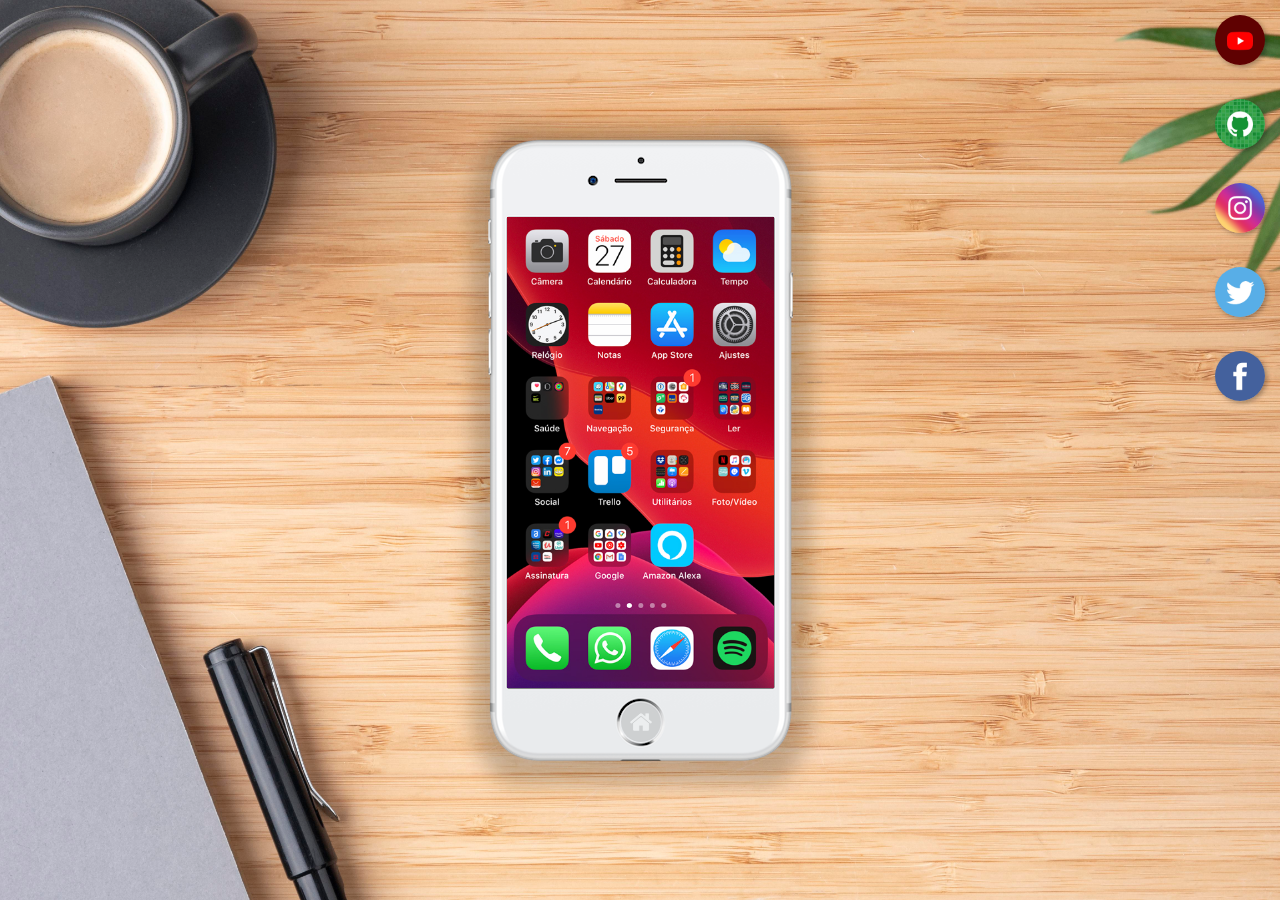
<file: index.html>
<!DOCTYPE html>
<html lang="pt-br">
<head>
    <meta charset="UTF-8">
    <meta http-equiv="X-UA-Compatible" content="IE=edge">
    <meta name="viewport" content="width=device-width, initial-scale=1.0">
    <link rel="shortcut icon" href="favicon.ico" type="image/x-icon">
    <link rel="stylesheet" href="estilos/style.css">
    <title>Projeto Redes Sociais</title>
    <style>
        body {
            background: url('imagens/fundo-mesa.jpg') center center no-repeat fixed;
            background-size: cover;
        }
        #cubo {
            position: absolute;
            background: url('imagens/logo-home.jpg') no-repeat;
            background-size: 100%;
            opacity: 15%;
            height: 40px;
            width: 40px;
            bottom: 22px;
            left: 44%;
            border-radius: 50%;
        }
        
    </style>
</head>
<body>
    <main>
        <section id="telefone">
            <iframe src="home.html" name="tela" id="tela" frameborder="0">
                Seu navegador não é compatível com isso.
            </iframe>
            <a href="home.html" target="tela"><div id="cubo"></div></a>
        </section>
        <section id="redes-sociais">
            <a href="youtube.html" target="tela"><img src="imagens/logo-youtube.jpg" alt="YouTube"></a><br>
            <a href="github.html" target="tela"><img src="imagens/logo-github.jpg" alt="GitHub"></a><br>
            <a href="instagram.html" target="tela"><img src="imagens/logo-instagram.jpg" alt="Instagram"></a><br>
            <a href="twitter.html" target="tela"><img src="imagens/logo-twitter.jpg" alt="Twitter"></a><br>
            <a href="facebook.html" target="tela"><img src="imagens/logo-facebook.jpg" alt="Facebook"></a><br>
        </section>
    </main>
</body>
</html>
</file>
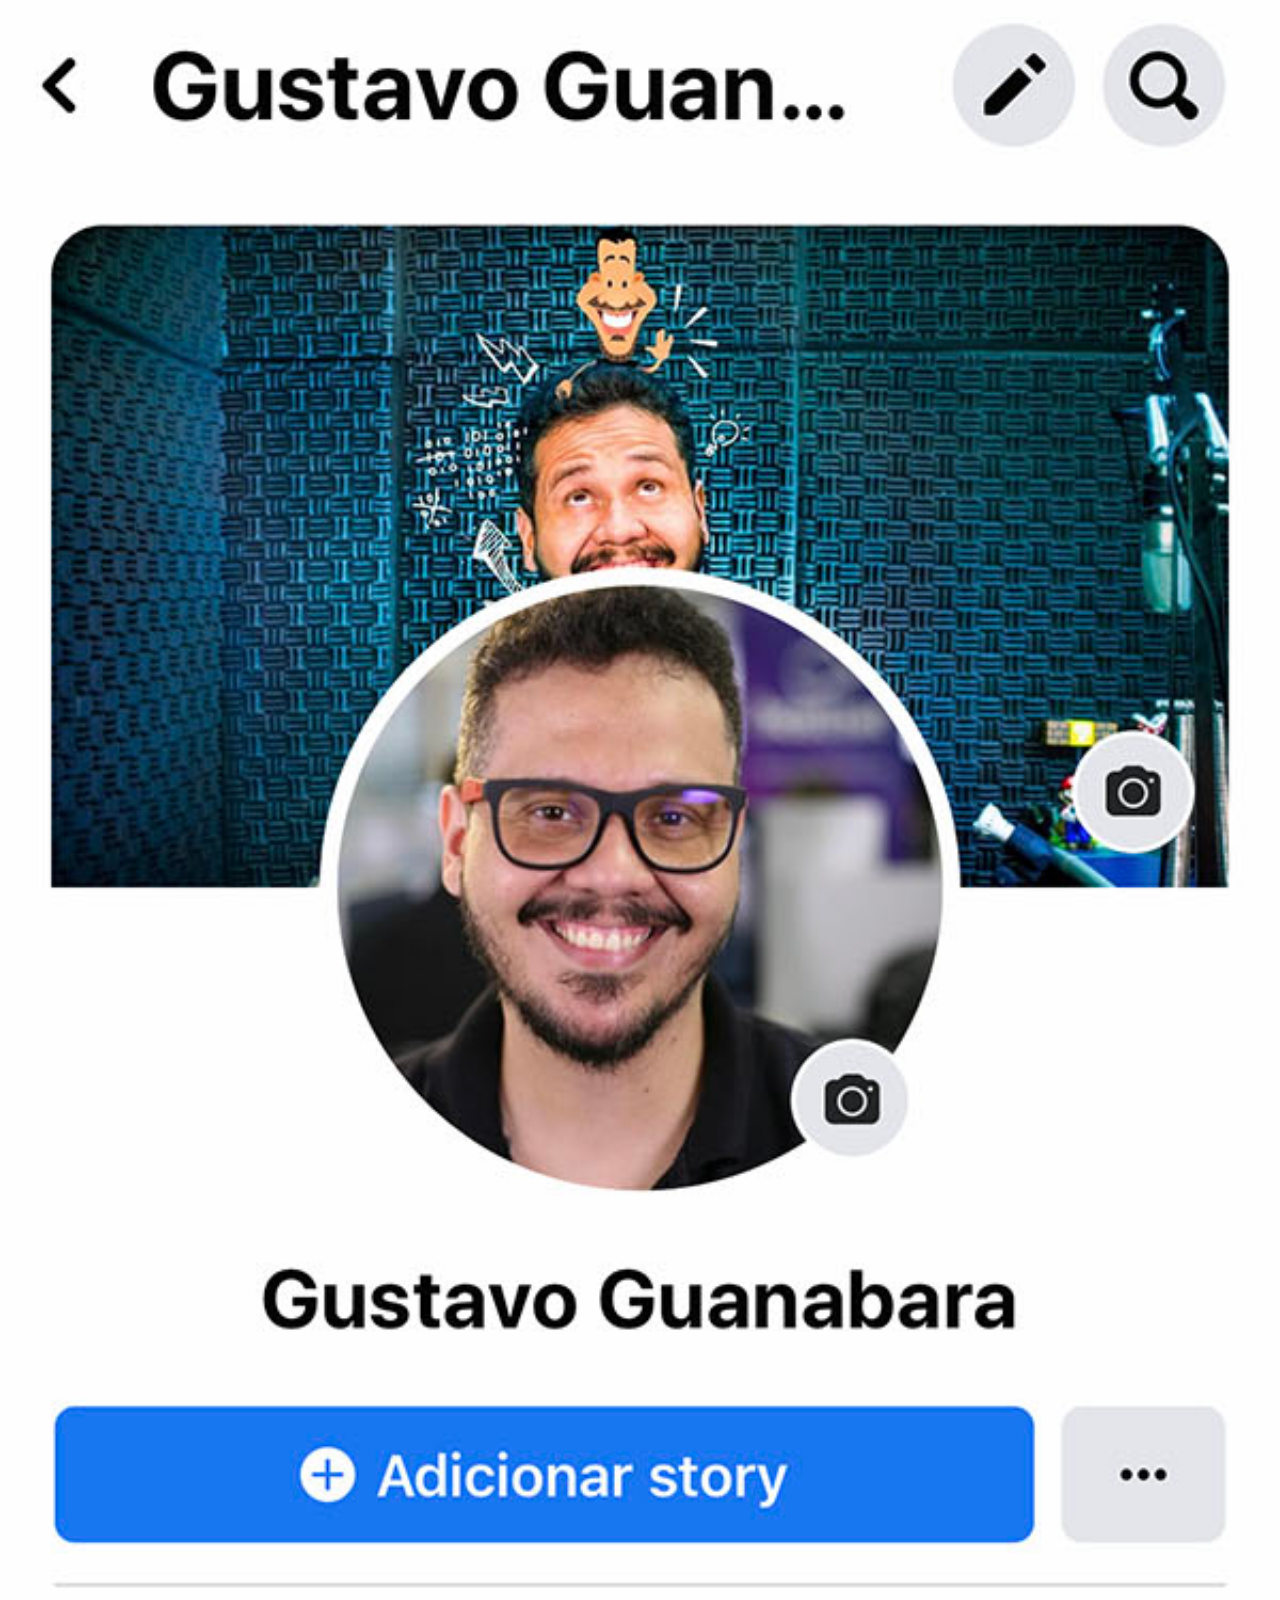
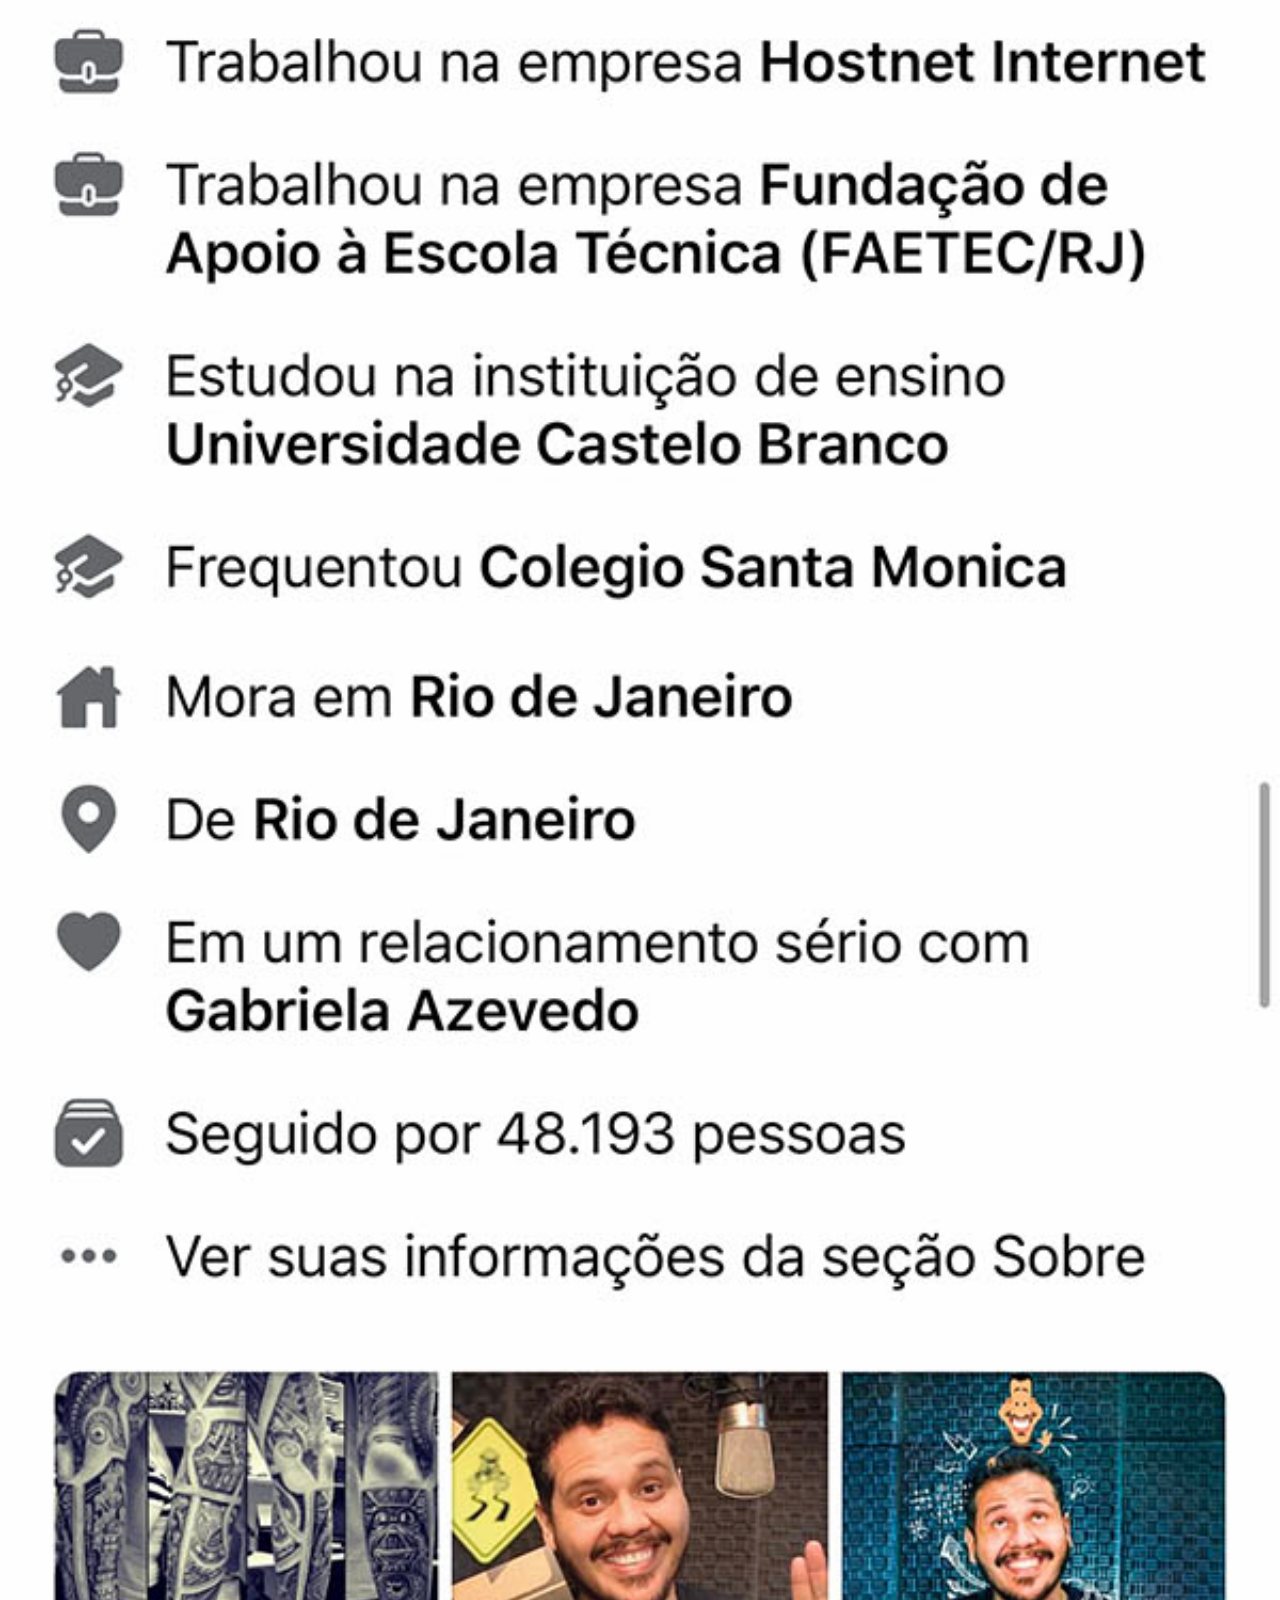
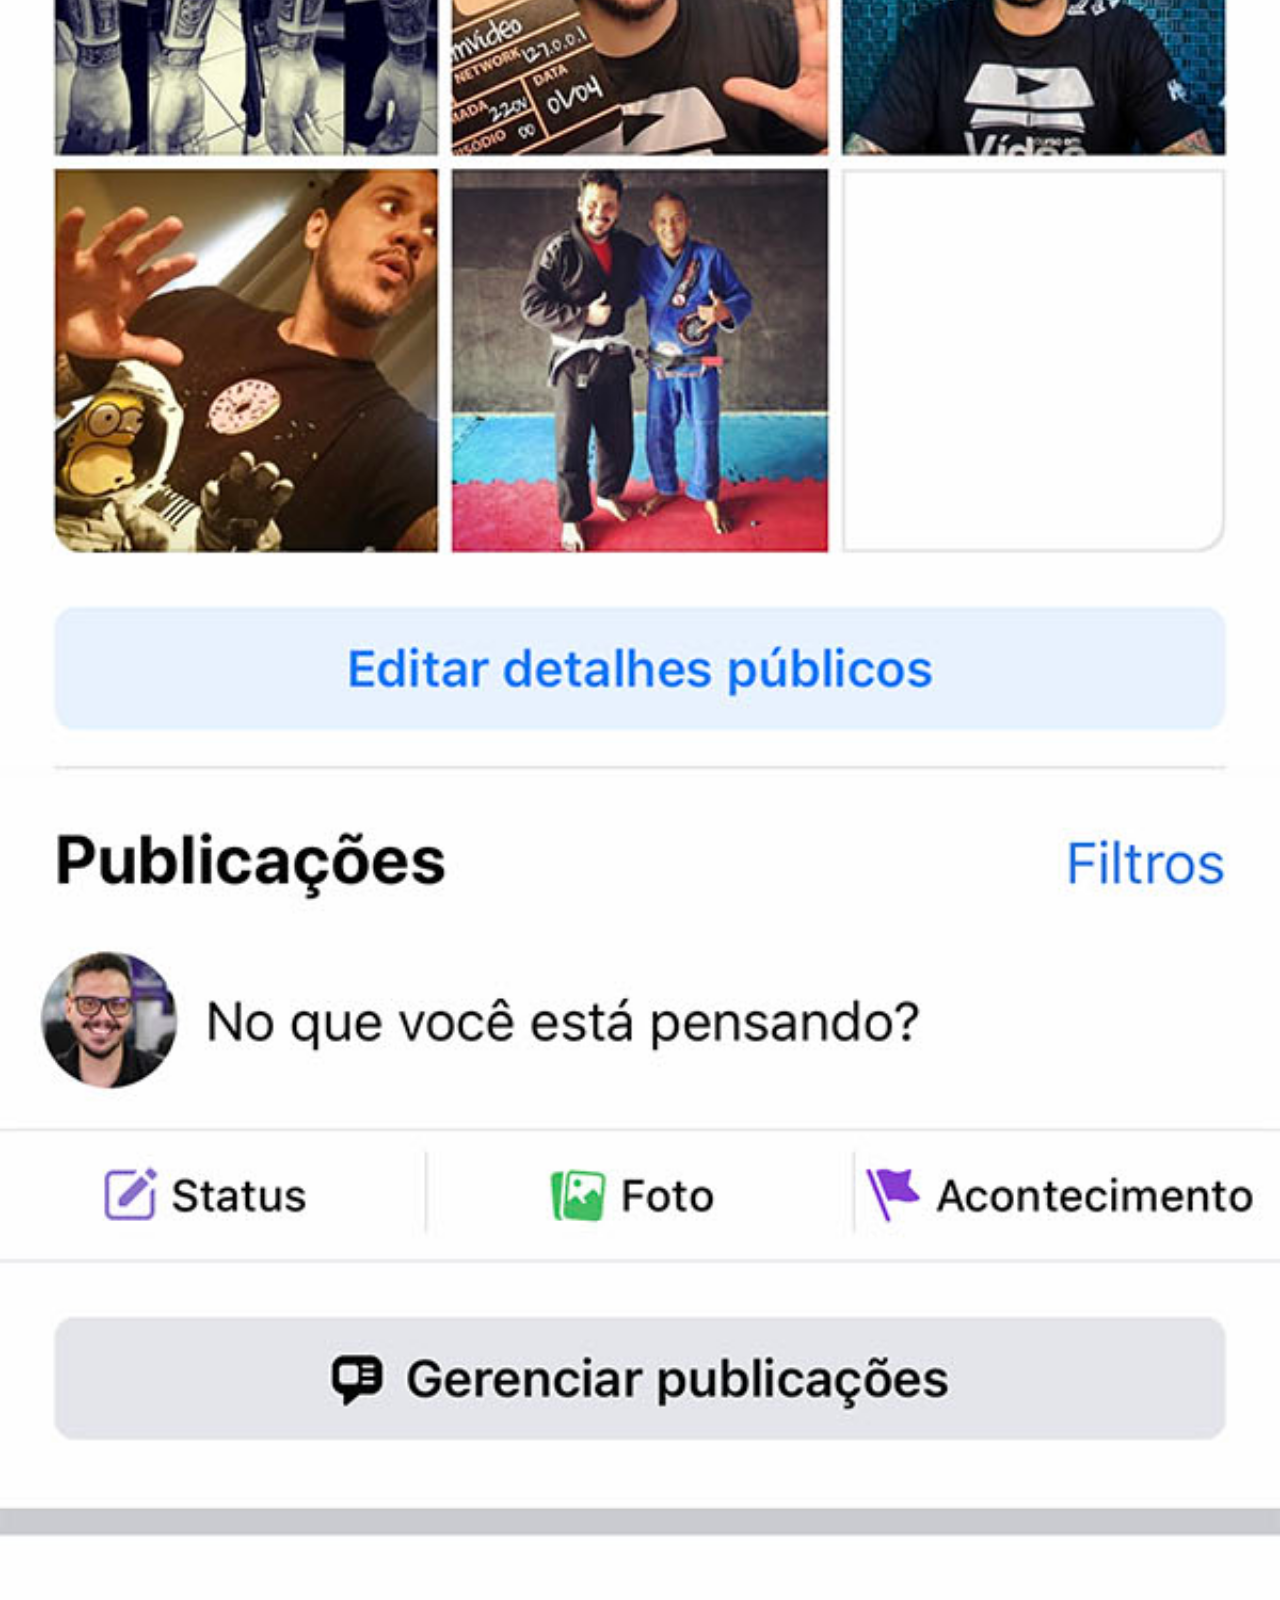
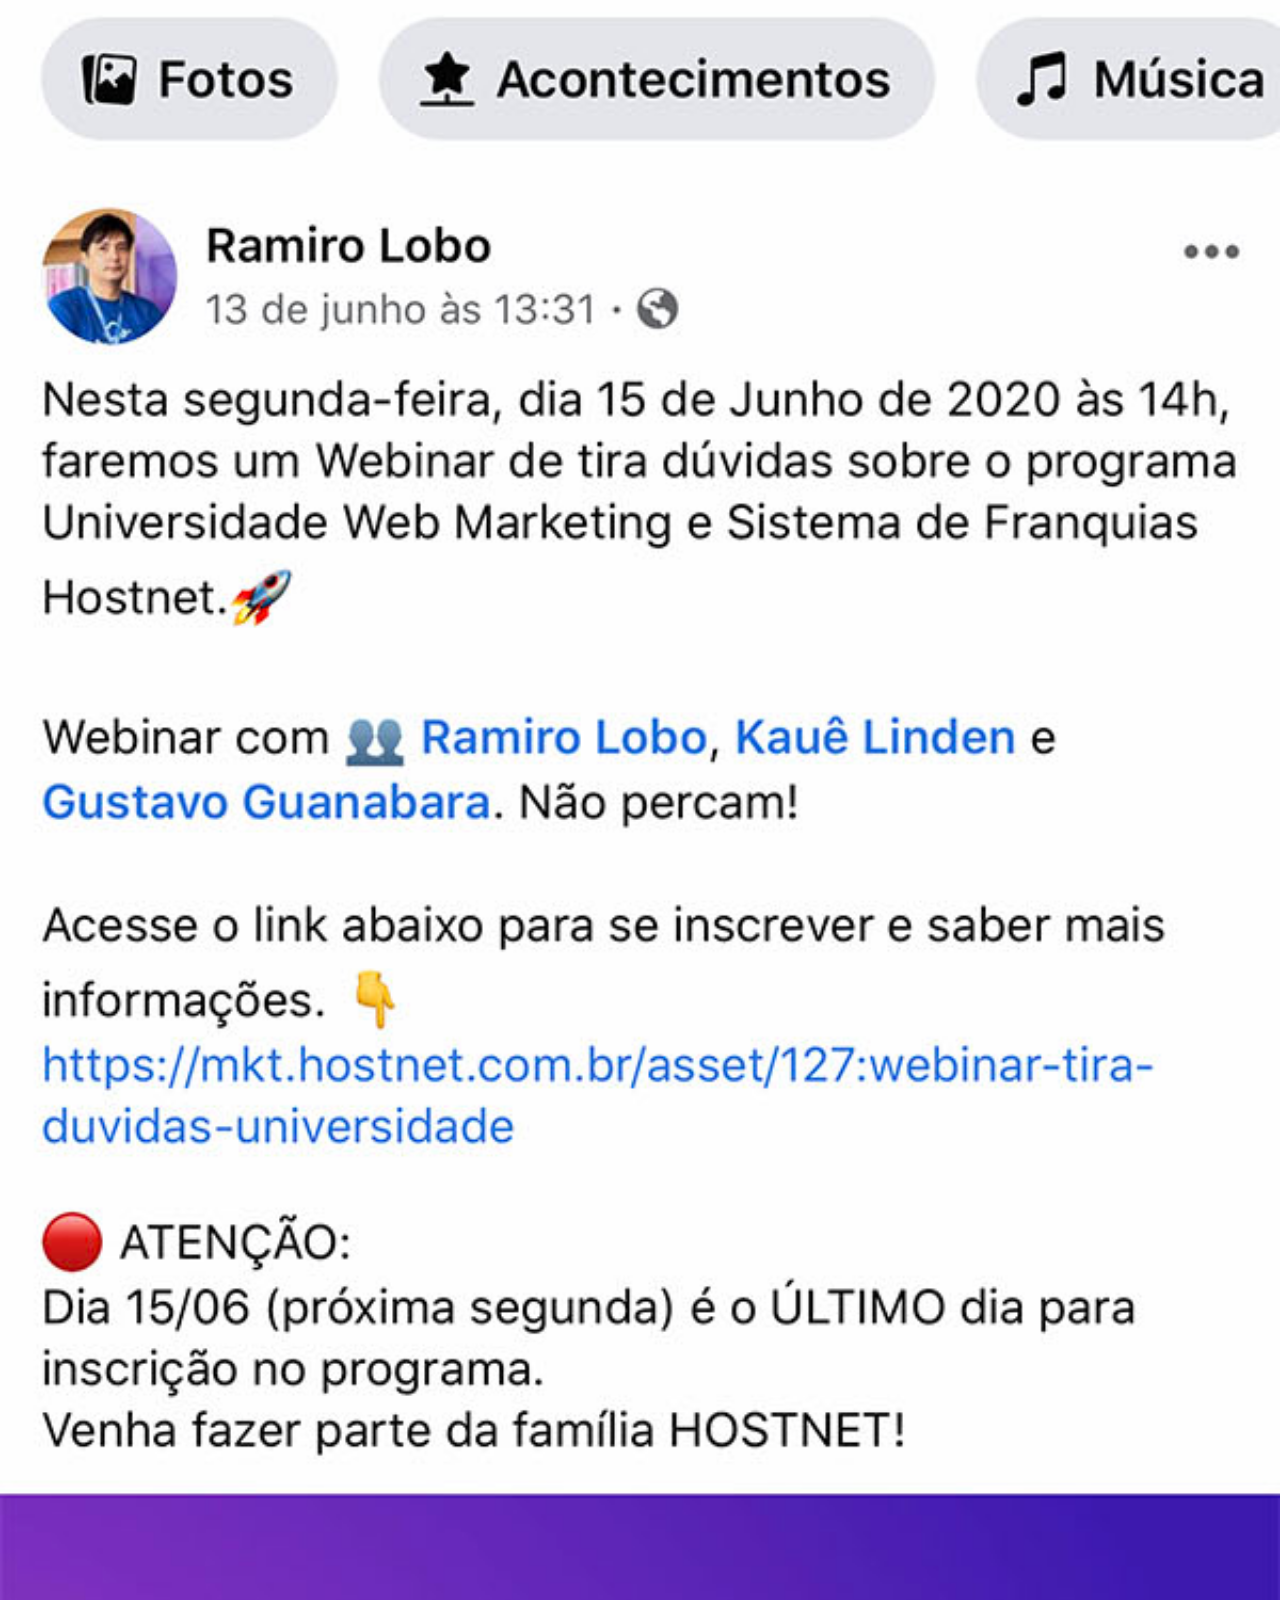
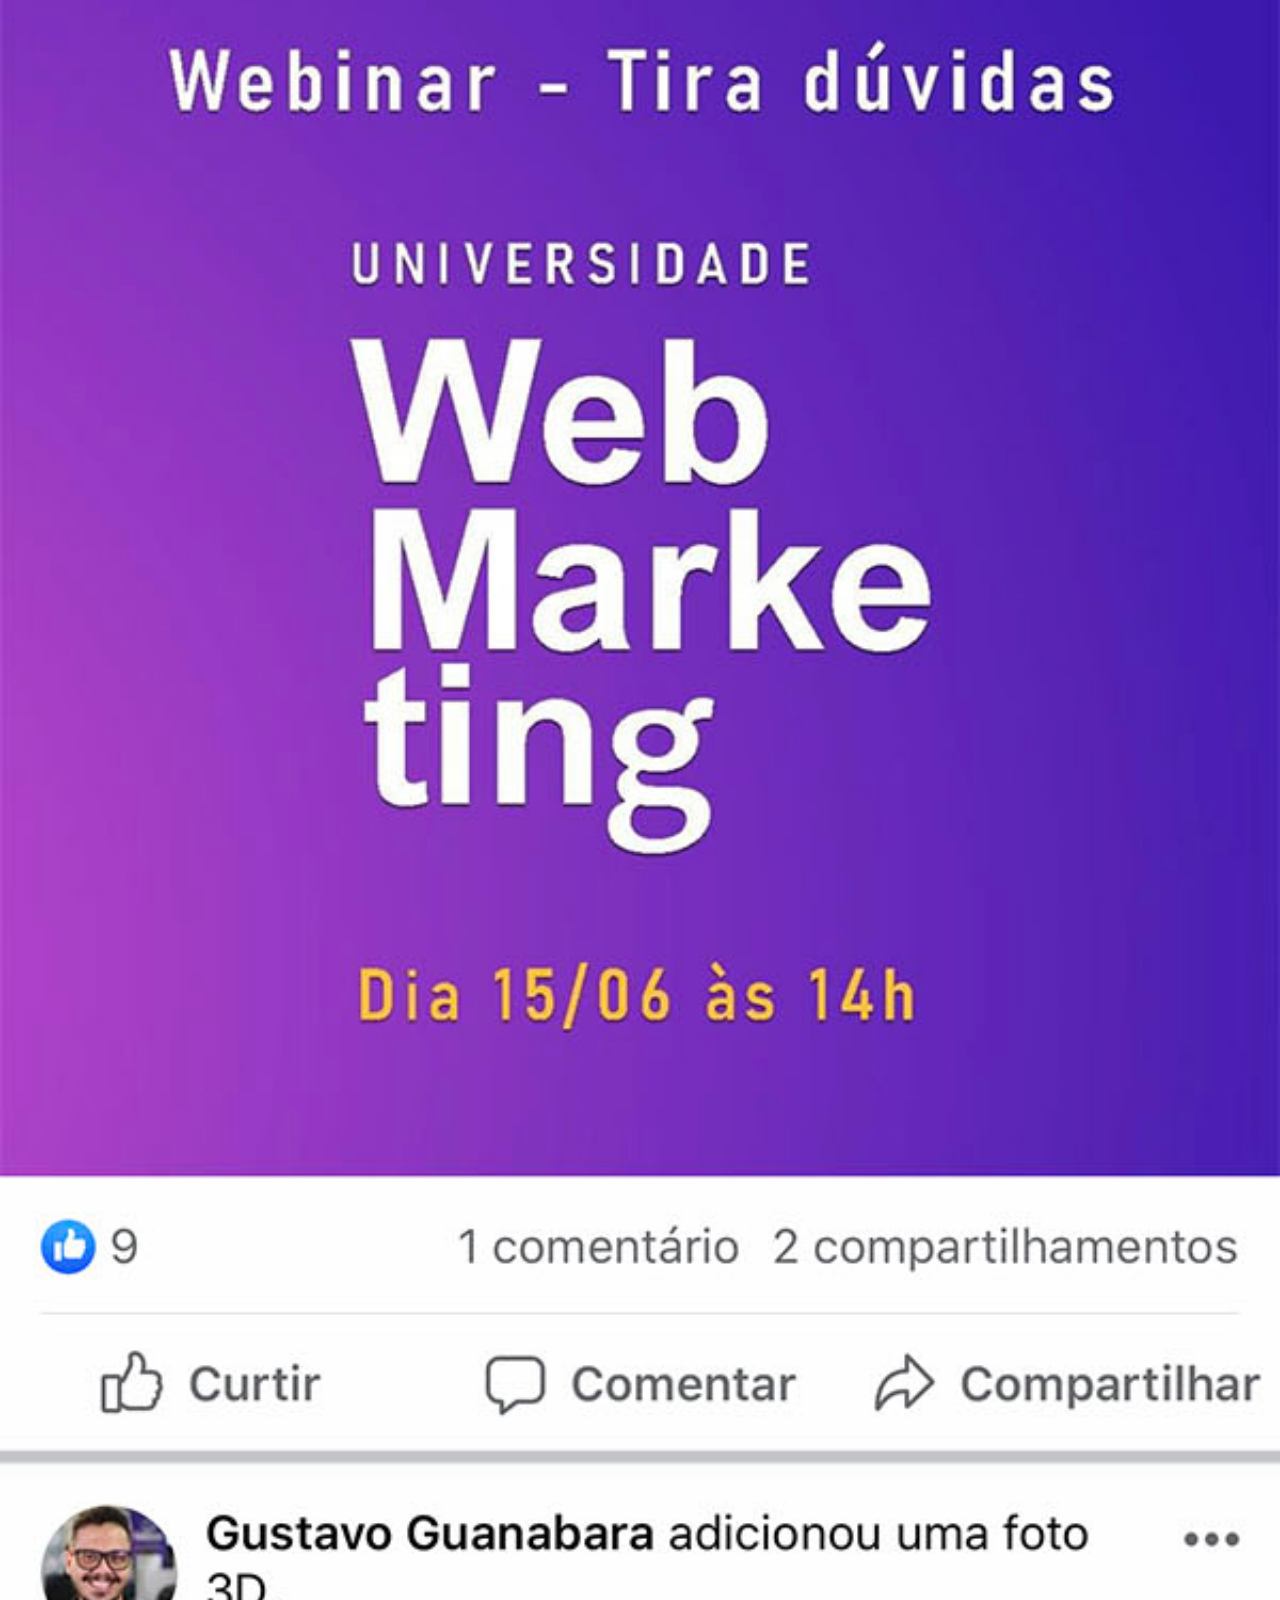
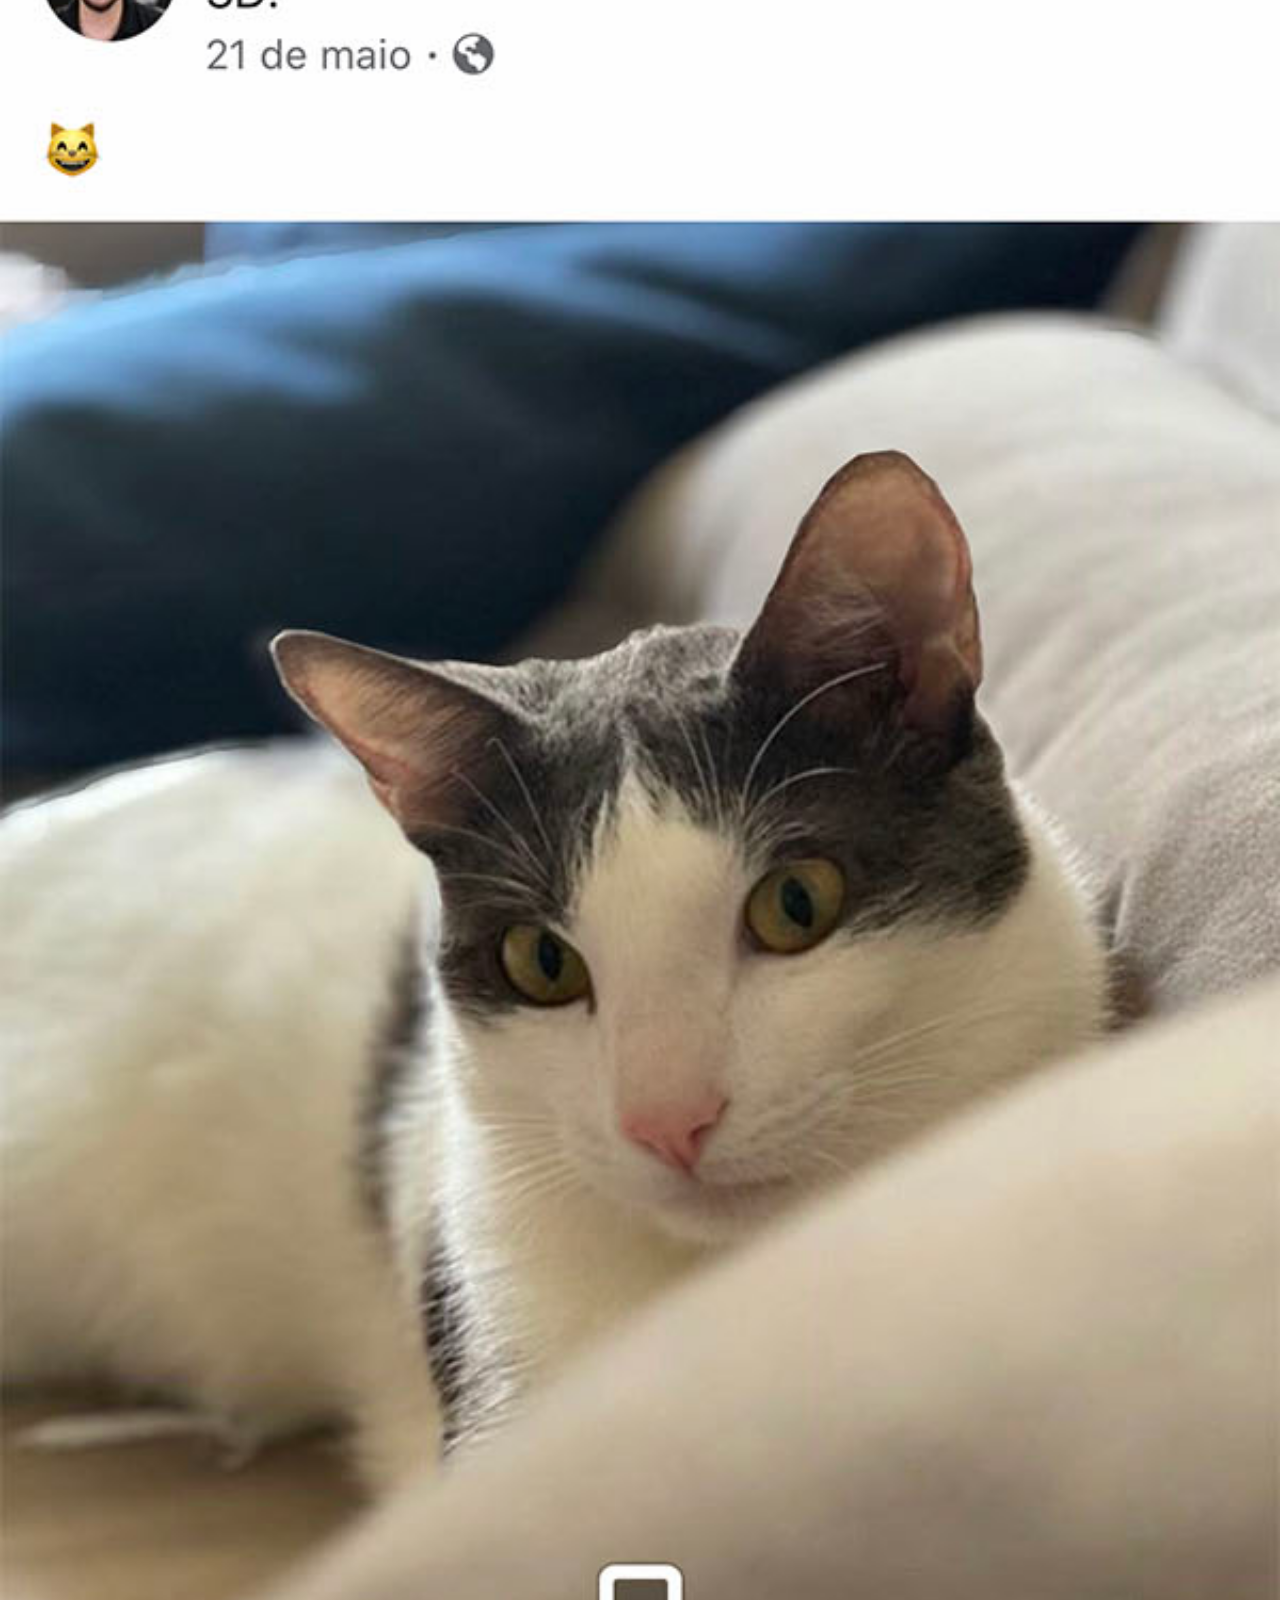
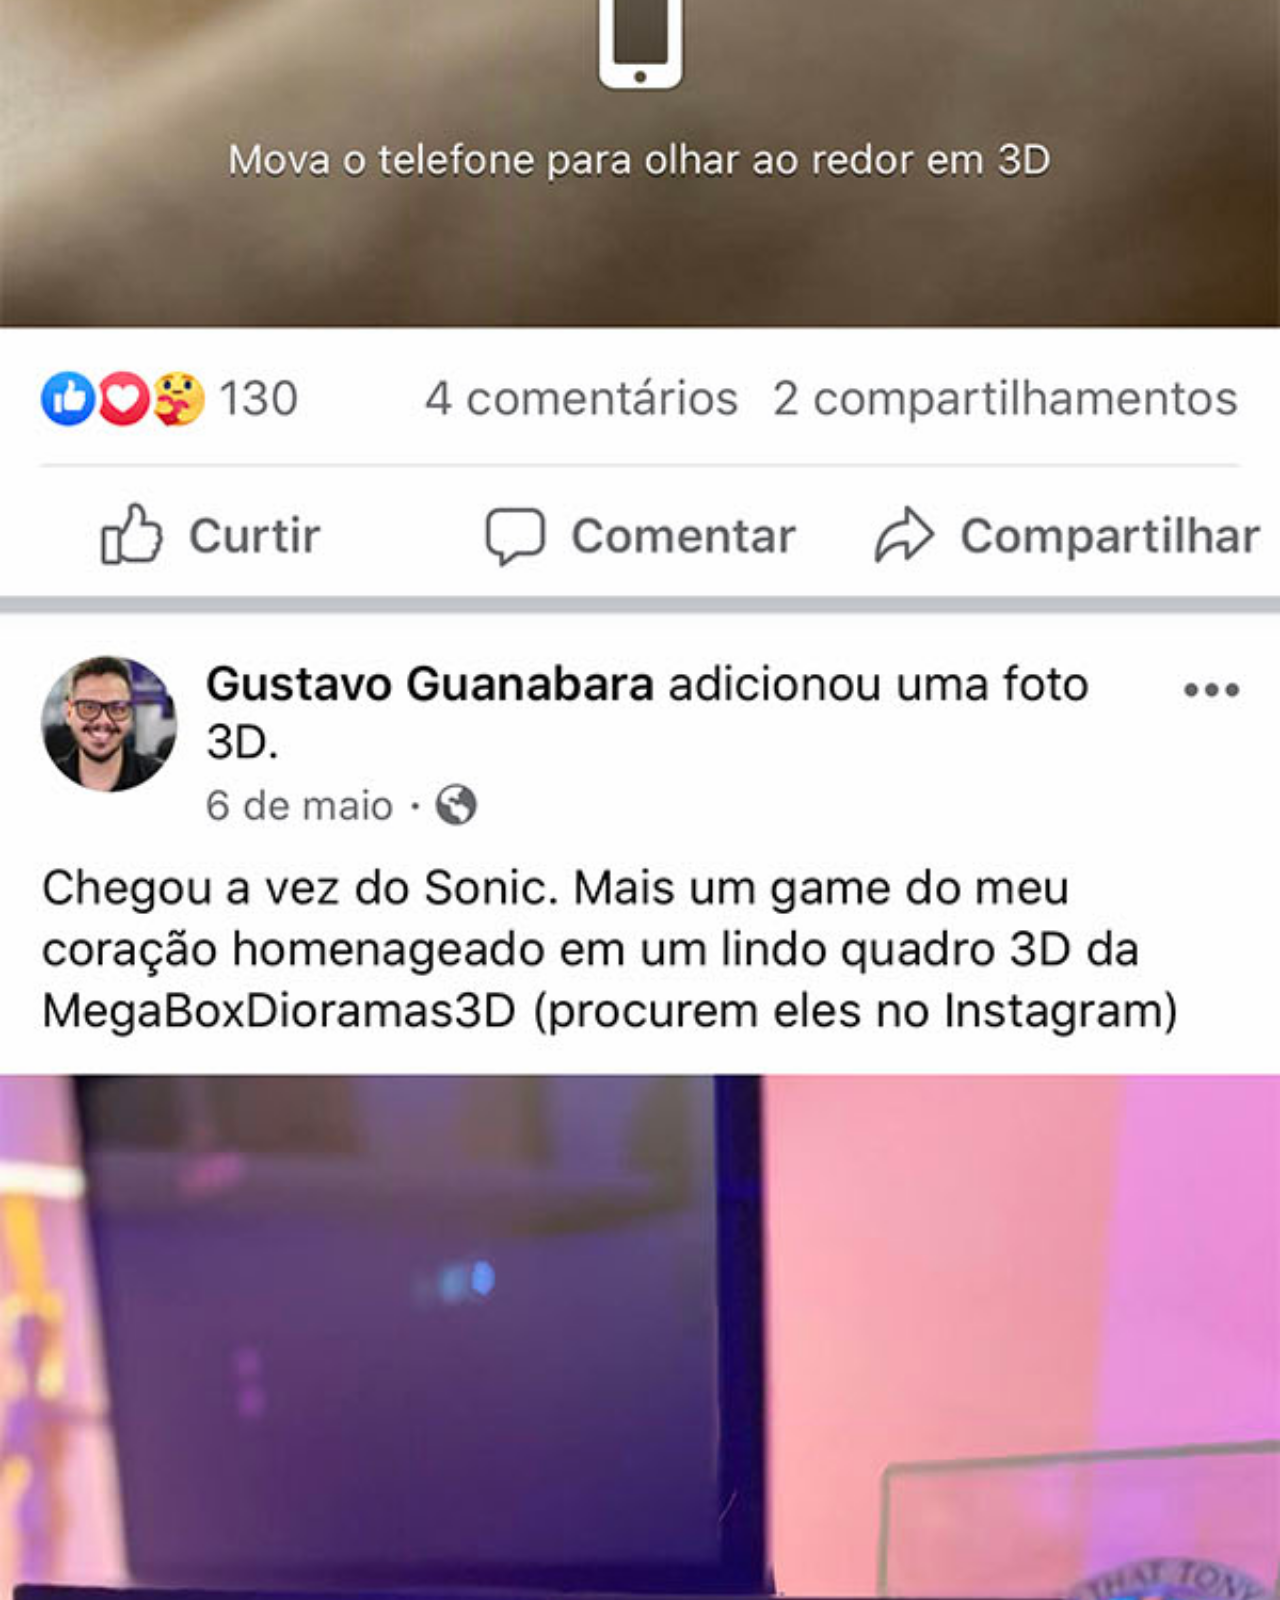
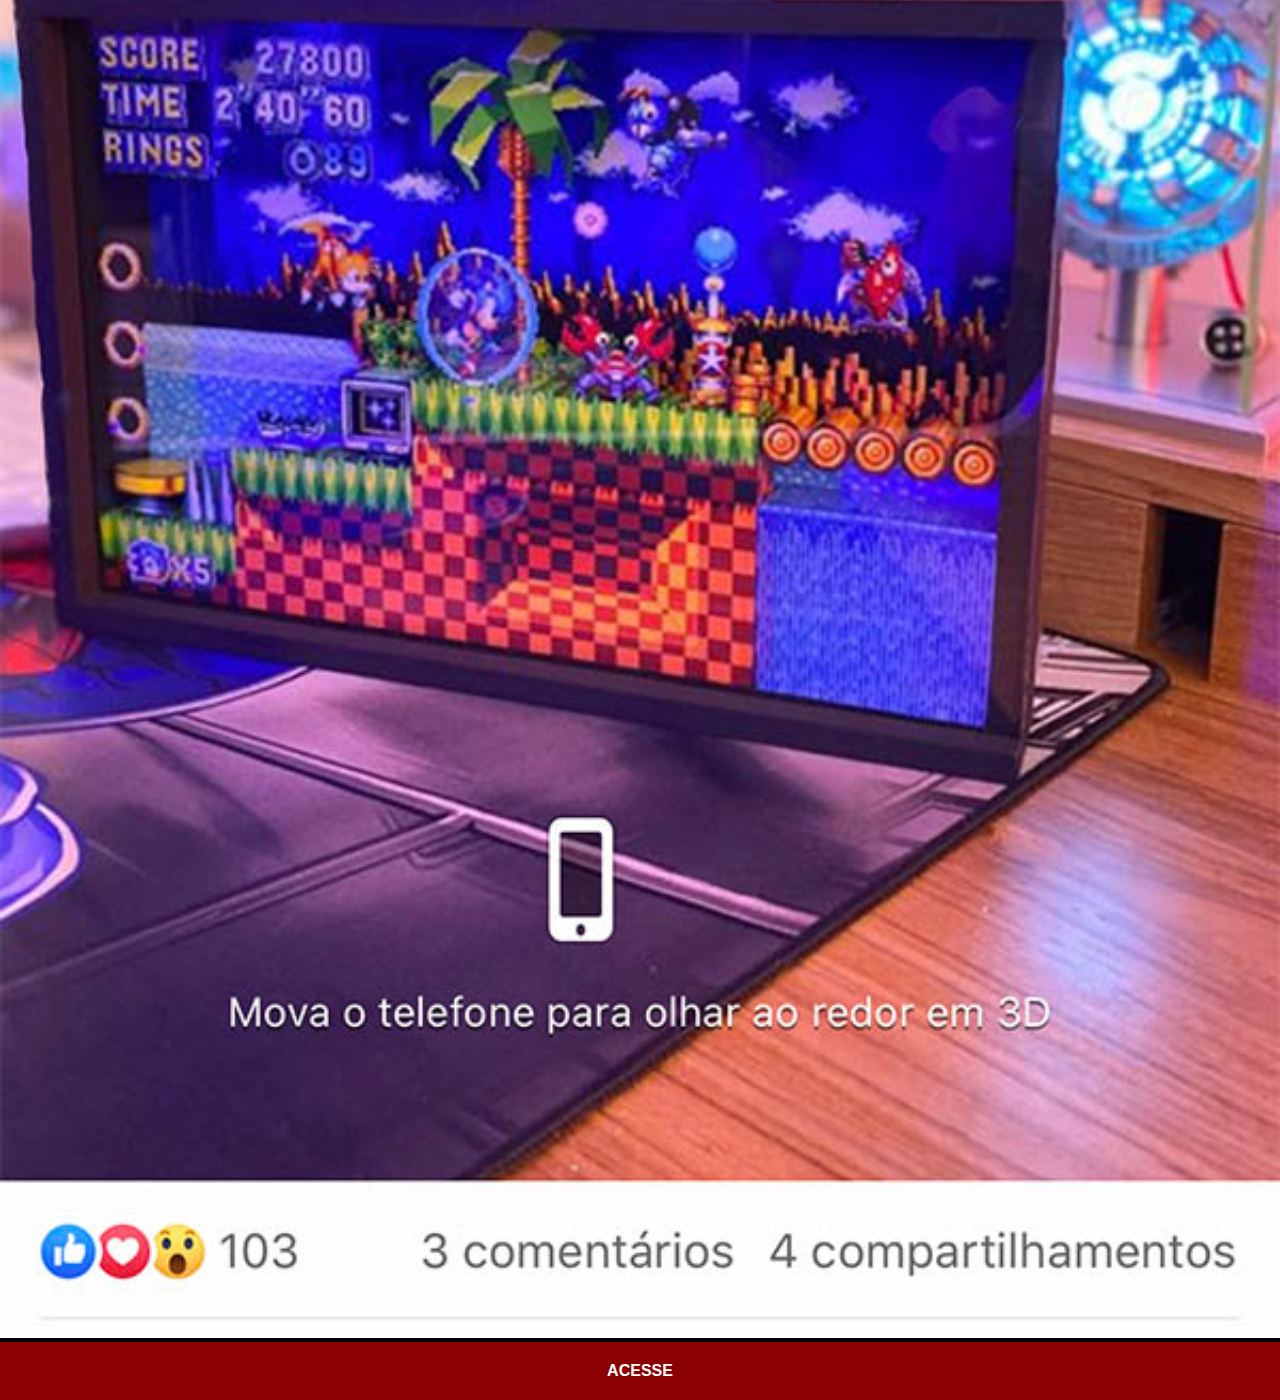
<file: facebook.html>
<!DOCTYPE html>
<html lang="pt-br">
<head>
    <meta charset="UTF-8">
    <meta http-equiv="X-UA-Compatible" content="IE=edge">
    <meta name="viewport" content="width=device-width, initial-scale=1.0">
    <title>Youtube</title>
    <link rel="stylesheet" href="estilos/social.css">
</head>
<body>
    <img src="imagens/tela-facebook.jpg" alt="Facebook">
    <a href="https://www.facebook.com/gustavoguanabara" target="_blank">ACESSE</a>
</body>
</html>
</file>
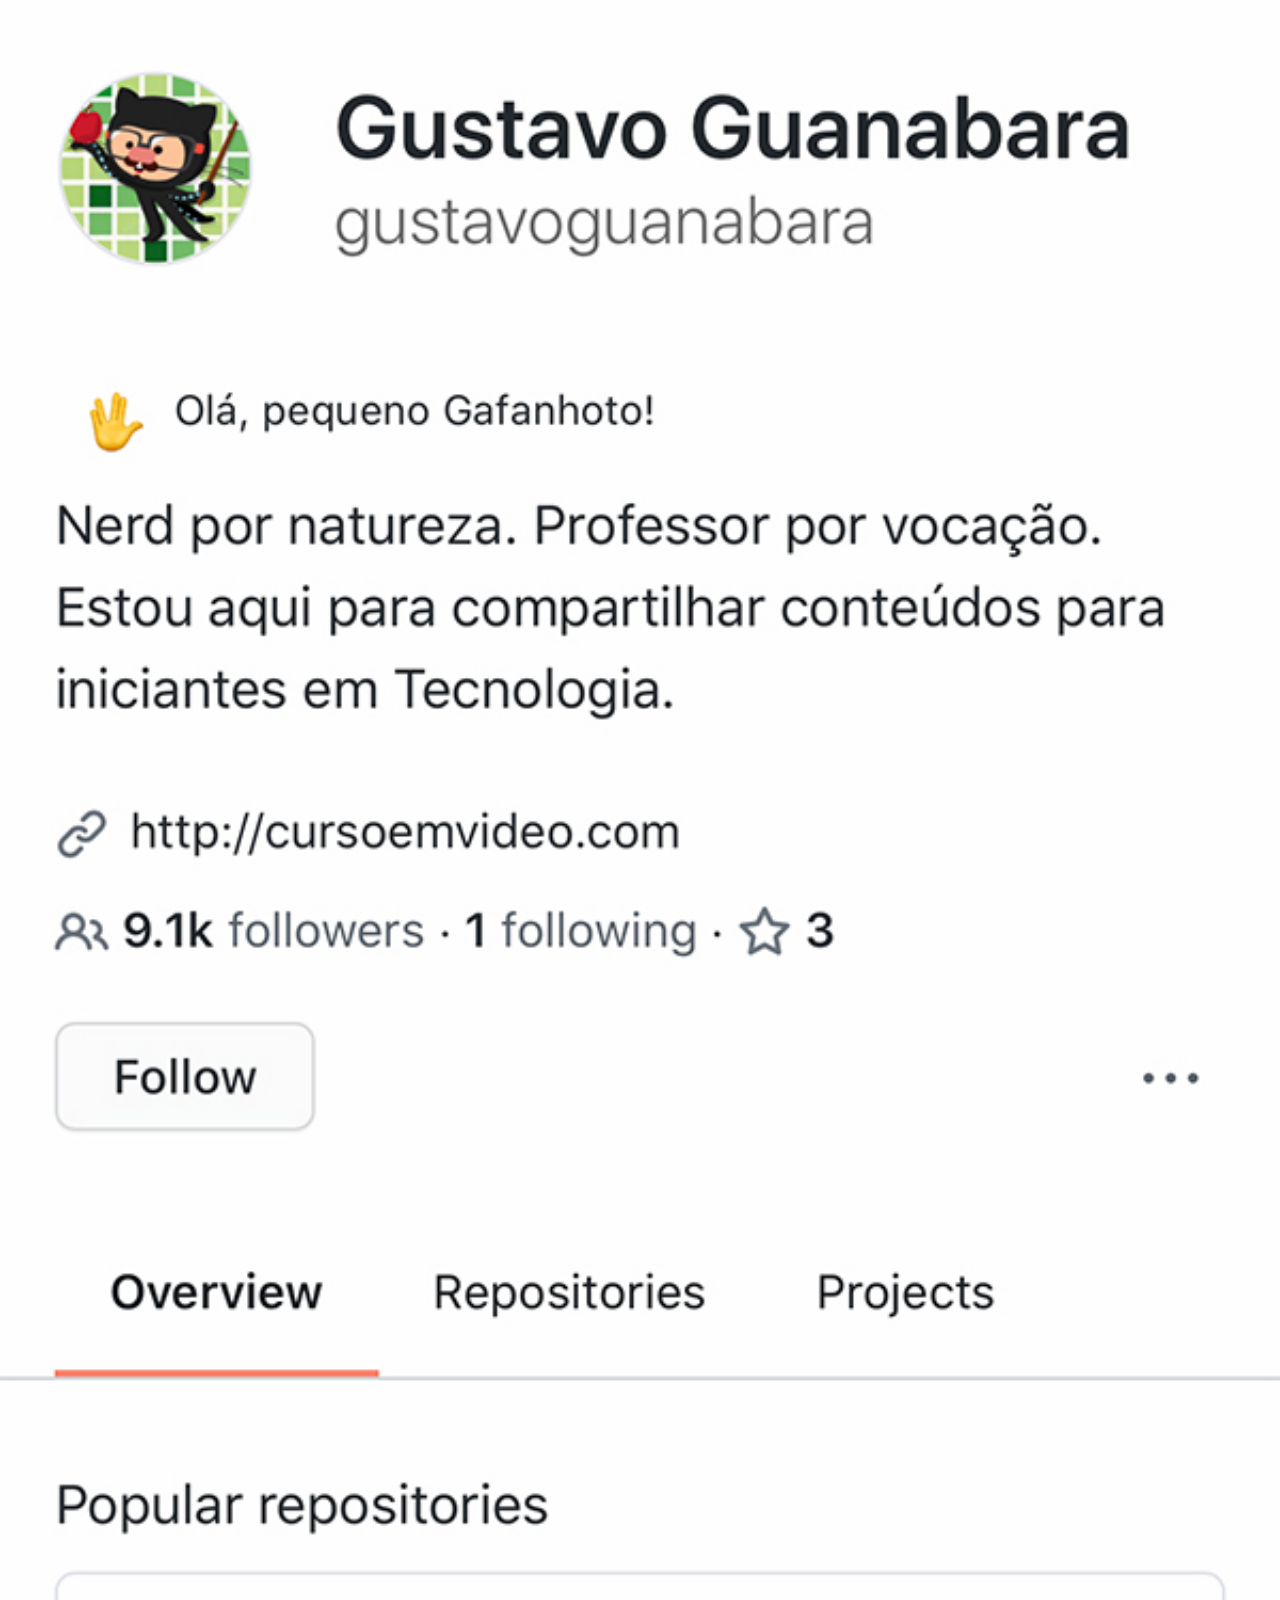
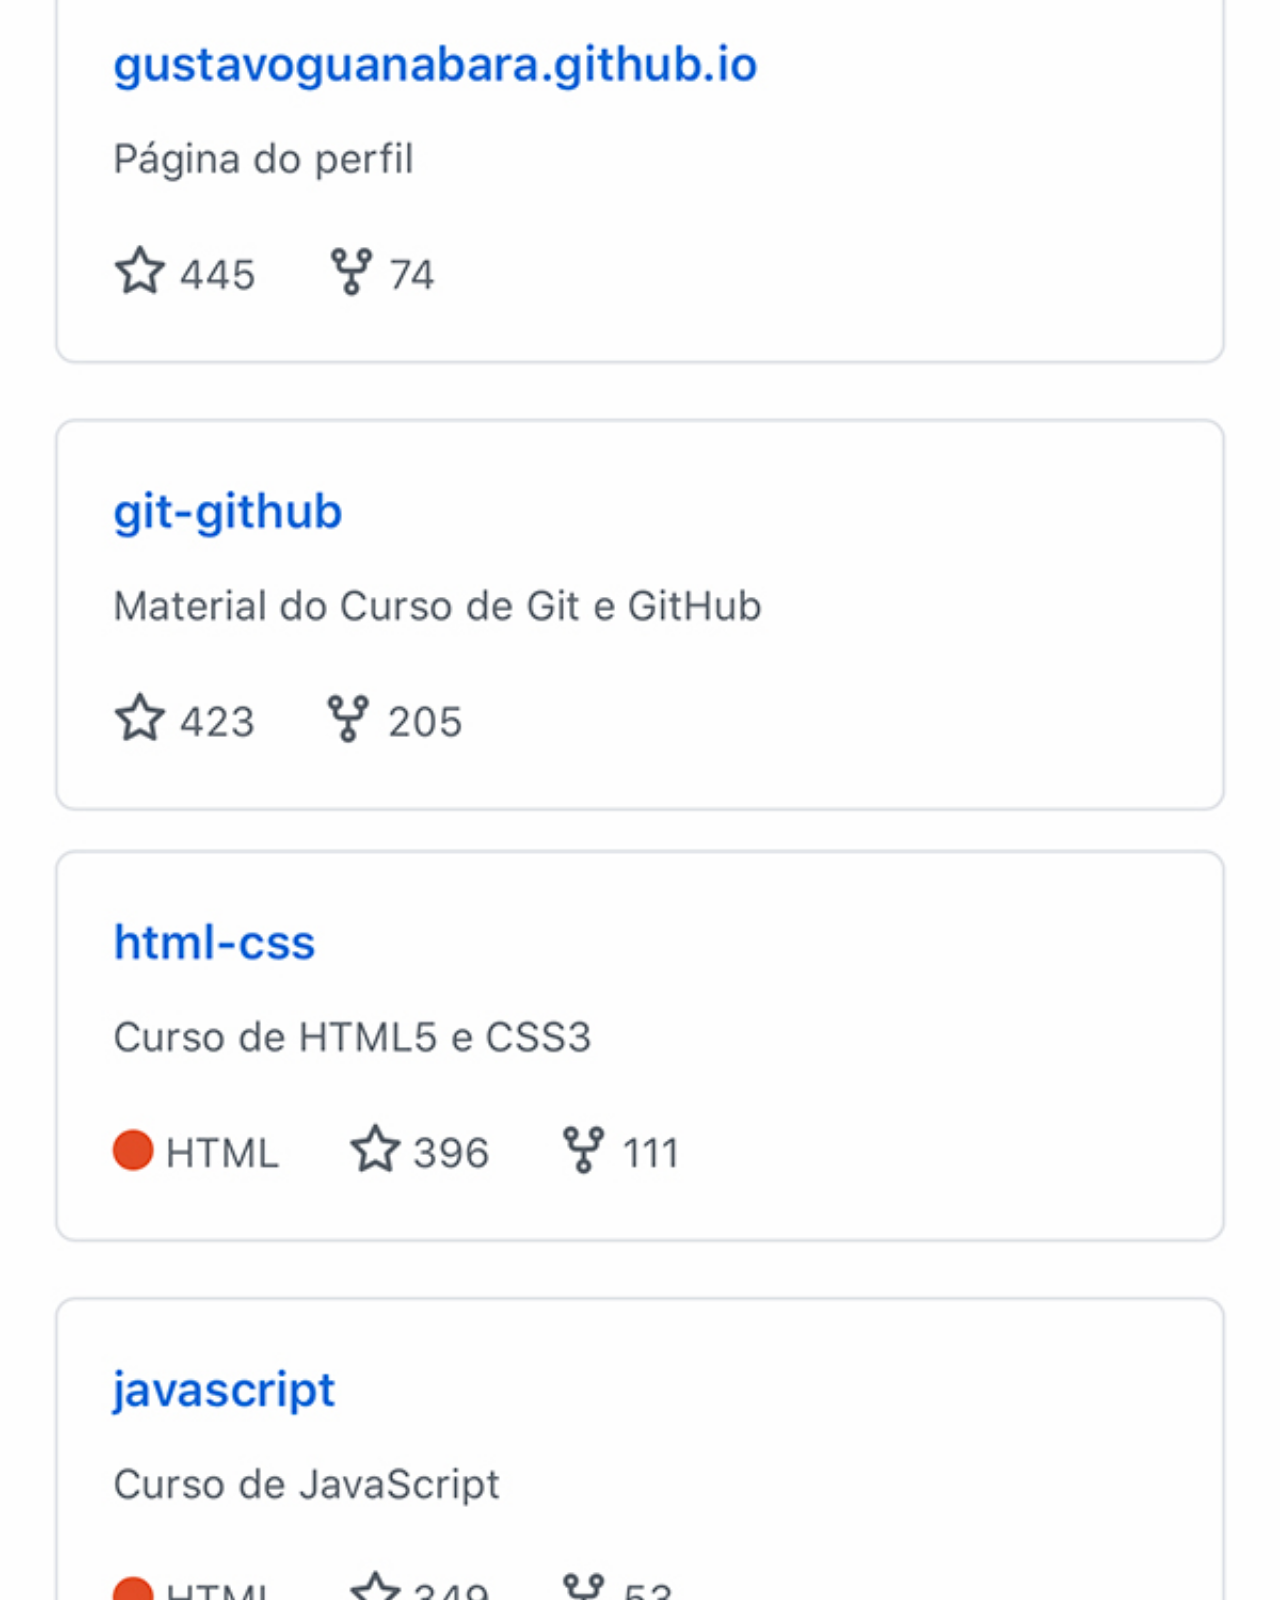
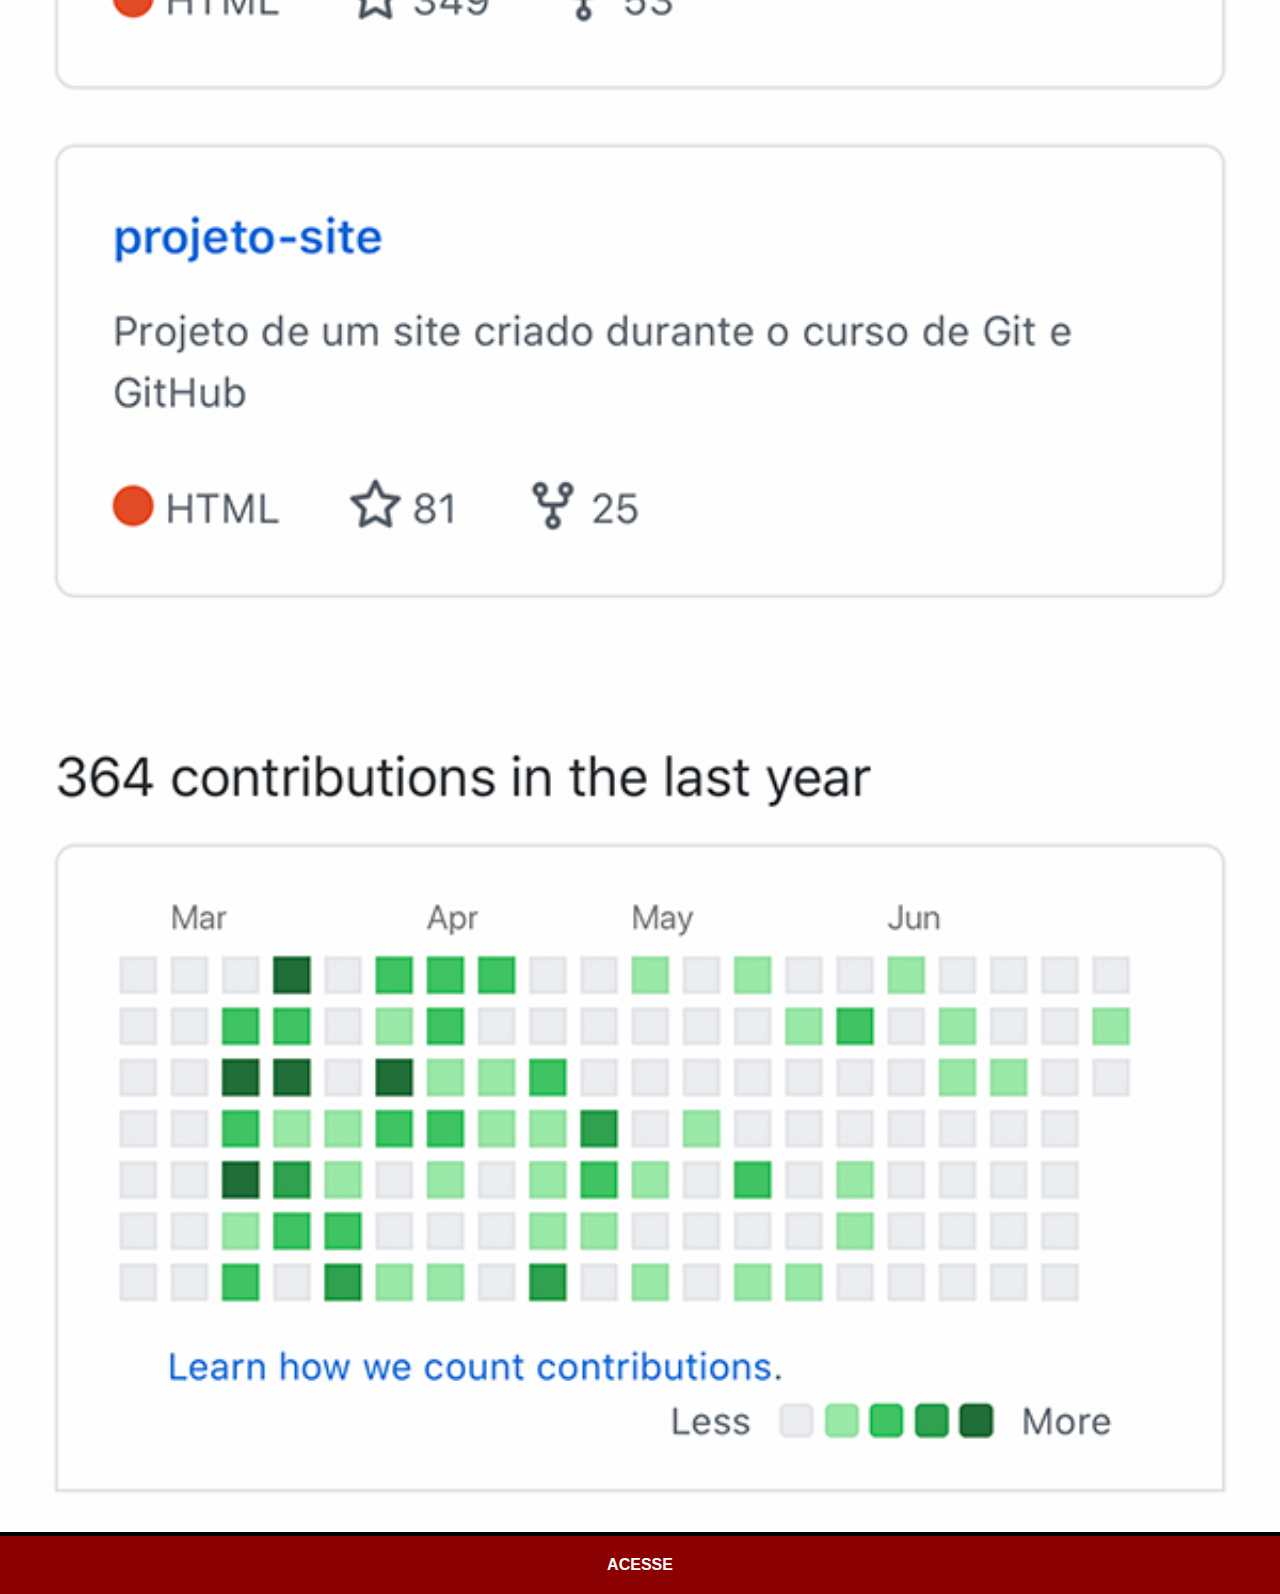
<file: github.html>
<!DOCTYPE html>
<html lang="pt-br">
<head>
    <meta charset="UTF-8">
    <meta http-equiv="X-UA-Compatible" content="IE=edge">
    <meta name="viewport" content="width=device-width, initial-scale=1.0">
    <title>Youtube</title>
    <link rel="stylesheet" href="estilos/social.css">
</head>
<body>
    <img src="imagens/tela-github.jpg" alt="Github">
    <a href="https://github.com/gustavoguanabara" target="_blank">ACESSE</a>
</body>
</html>
</file>
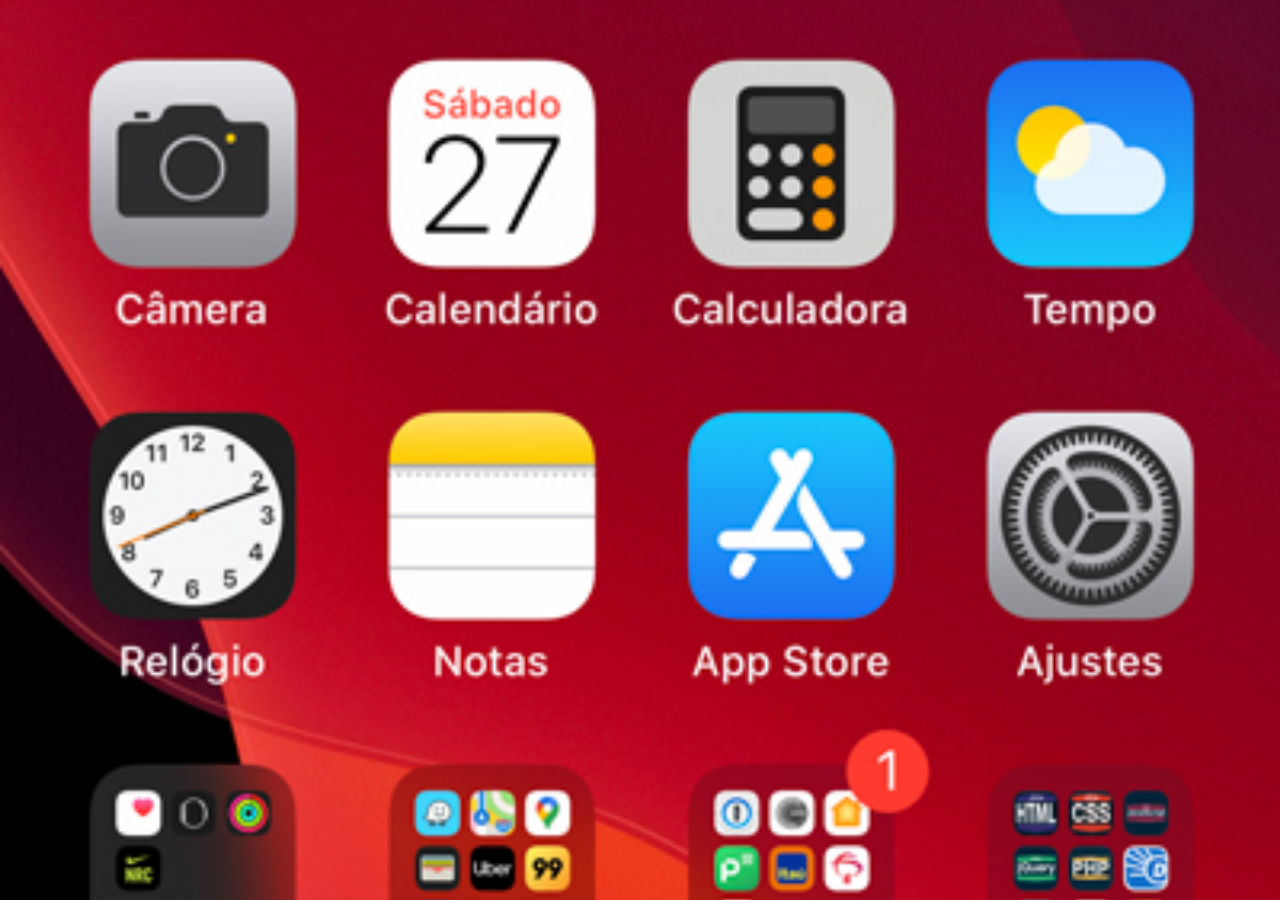
<file: home.html>
<!DOCTYPE html>
<html lang="pt-br">
<head>
    <meta charset="UTF-8">
    <meta http-equiv="X-UA-Compatible" content="IE=edge">
    <meta name="viewport" content="width=device-width, initial-scale=1.0">
    <title>Home</title>
    <style>
        * {
            margin: 0px;
            padding: 0px;
        }

        body {
            height: 100vh;
            width: 100vw;
            background: black url('imagens/tela-home.jpg') no-repeat top center;
            background-size: cover;
        }
    </style>
</head>
<body>
    
</body>
</html>
</file>
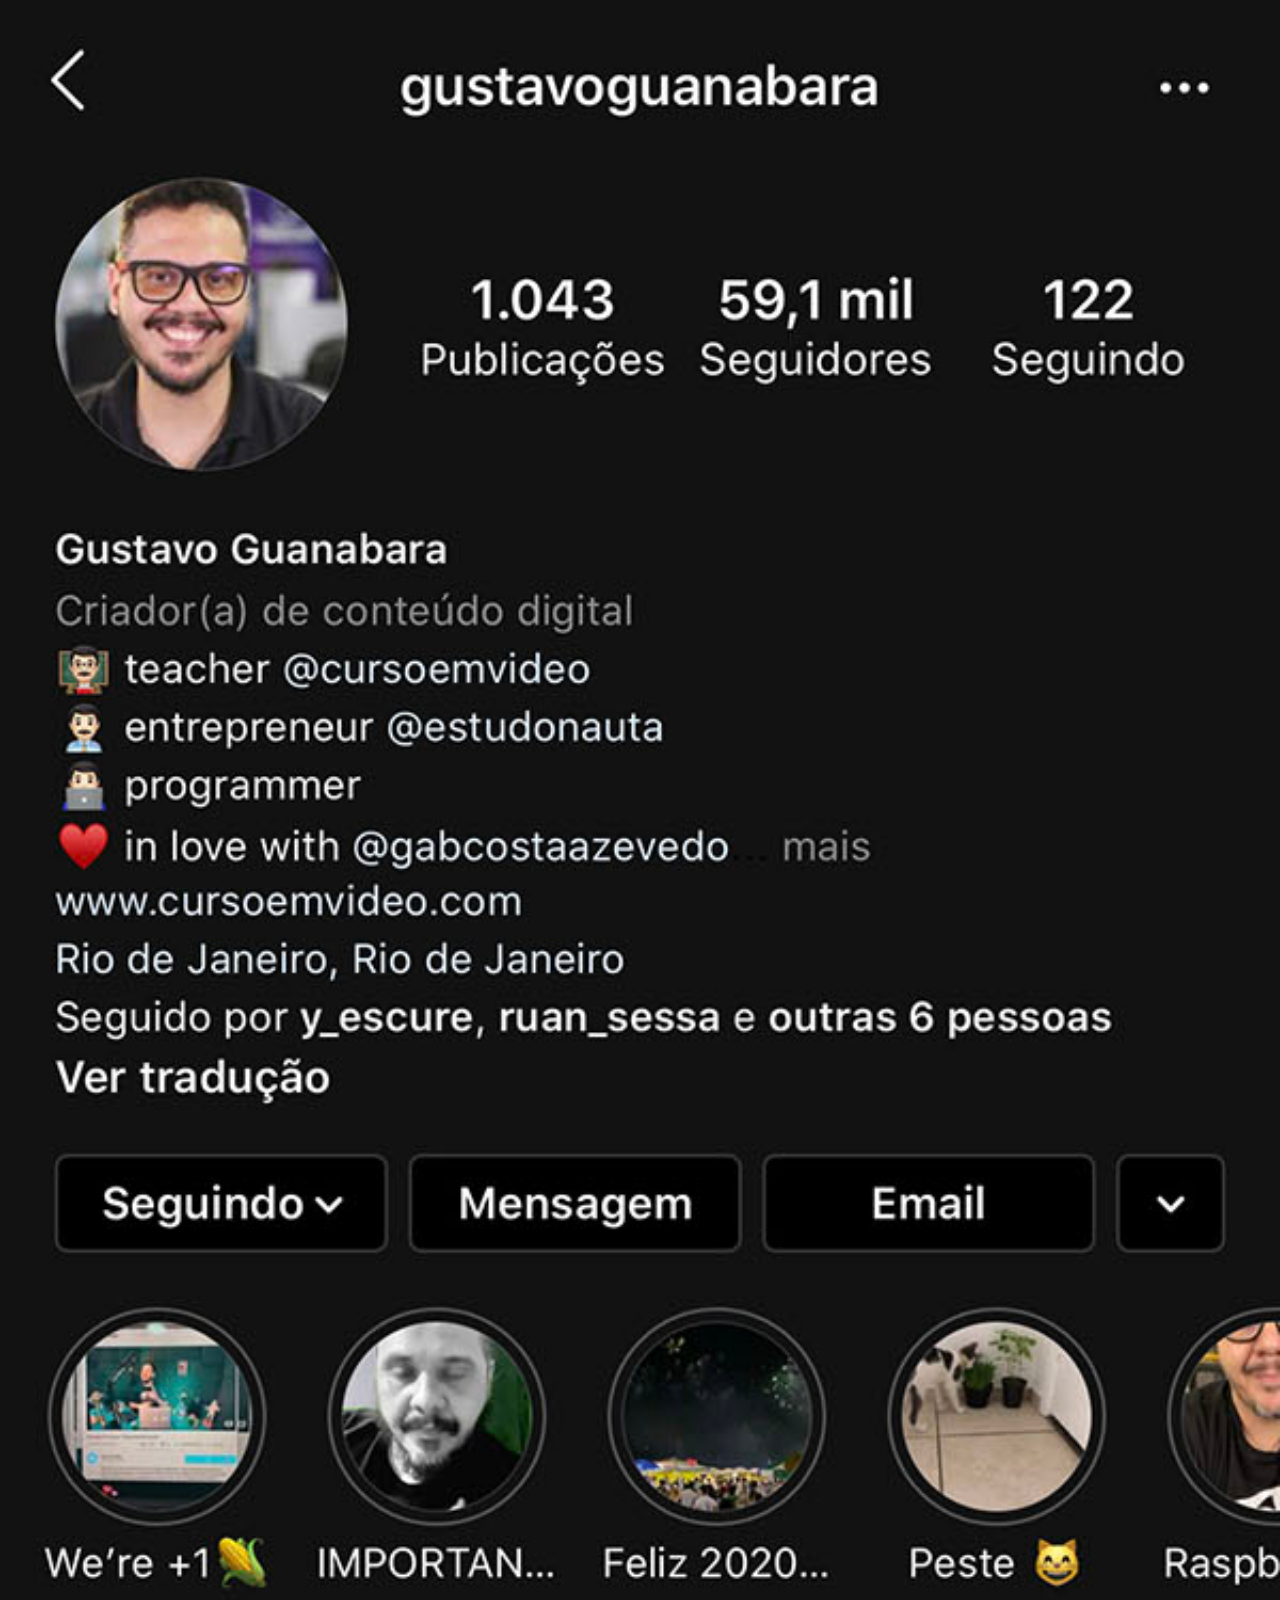
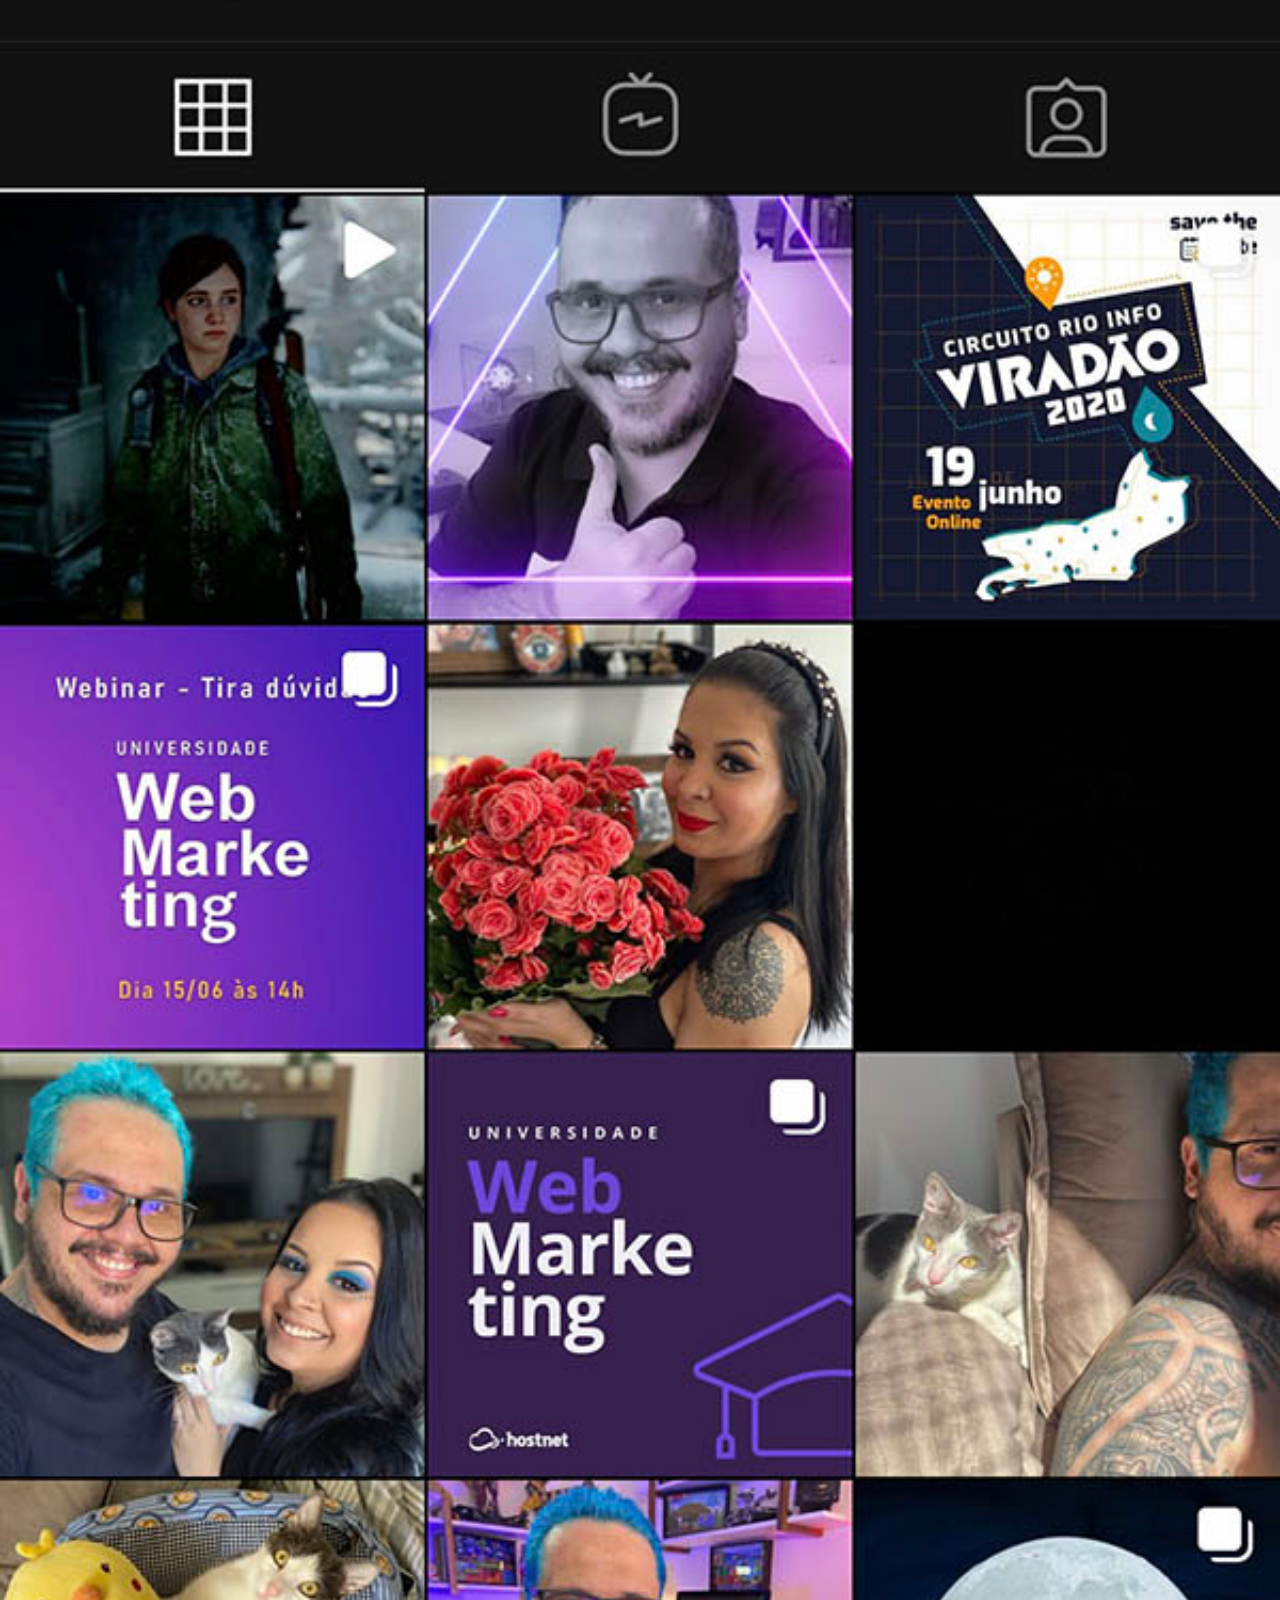
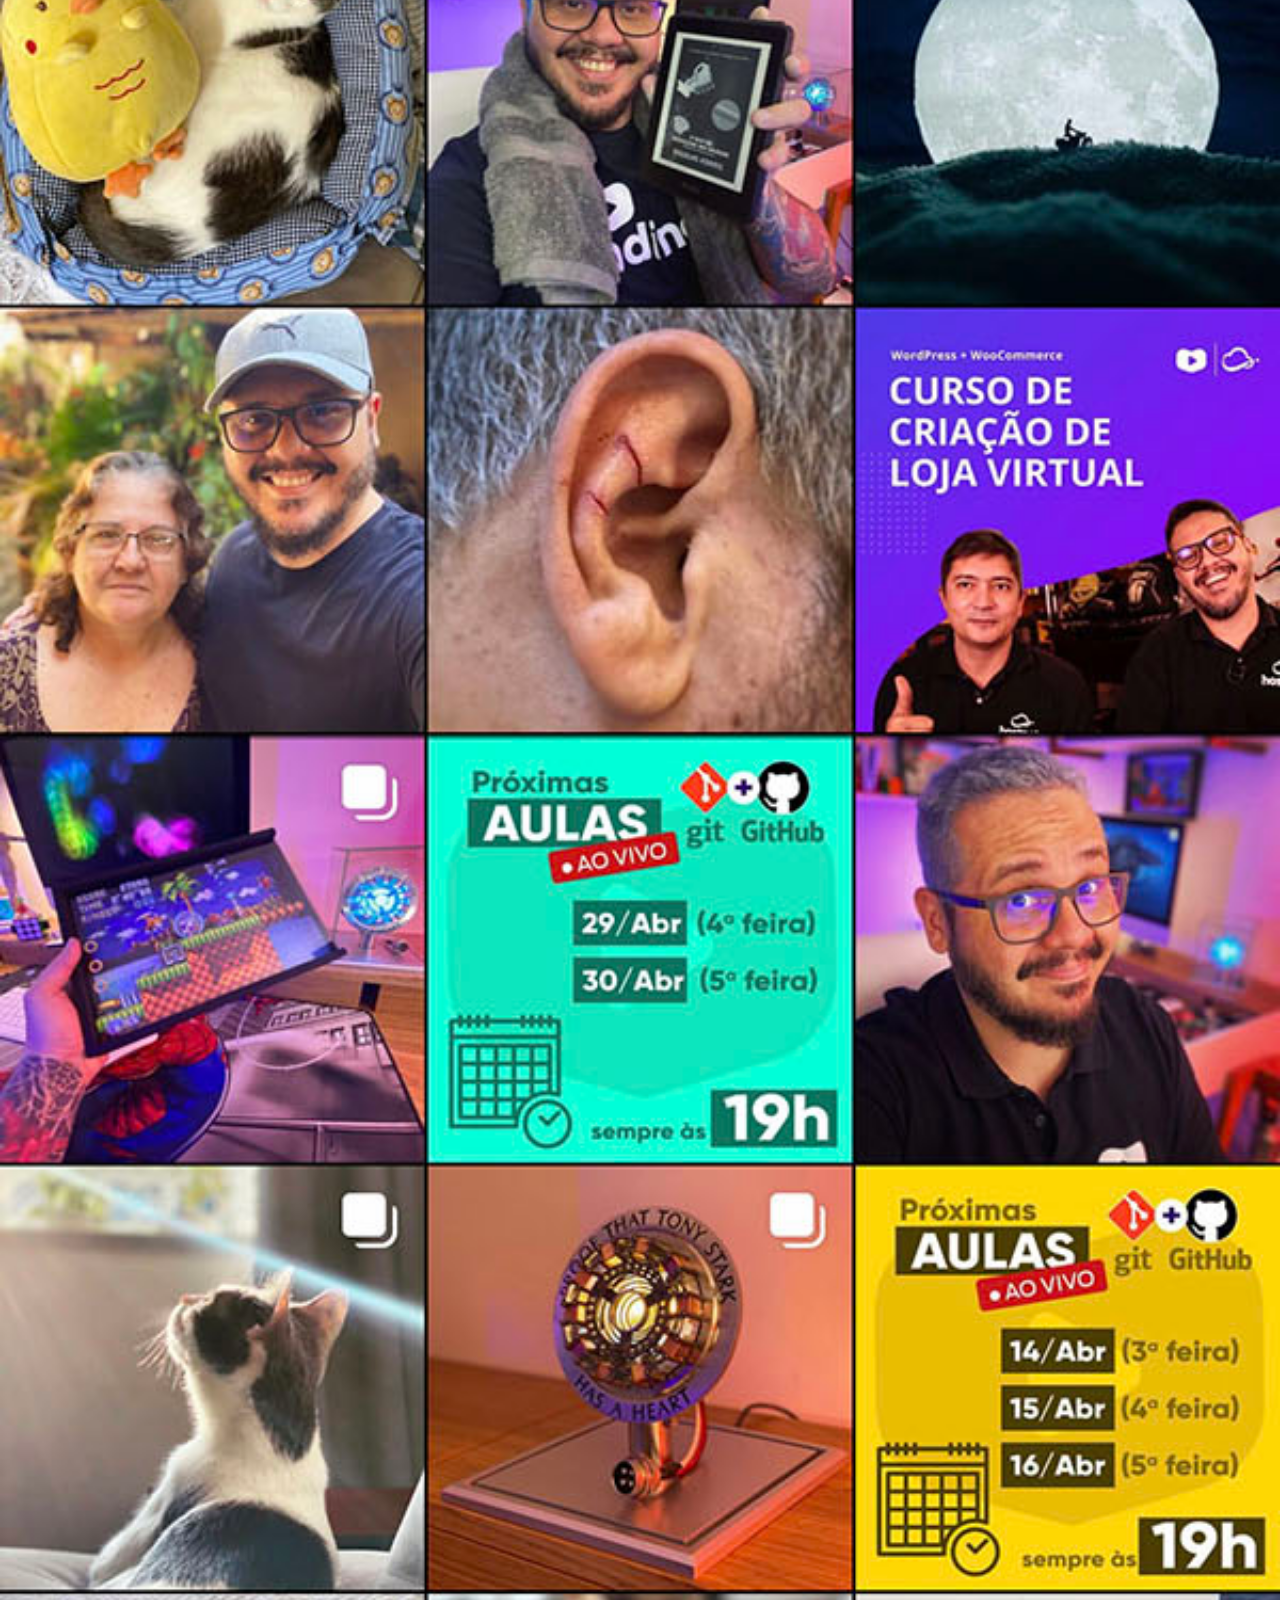
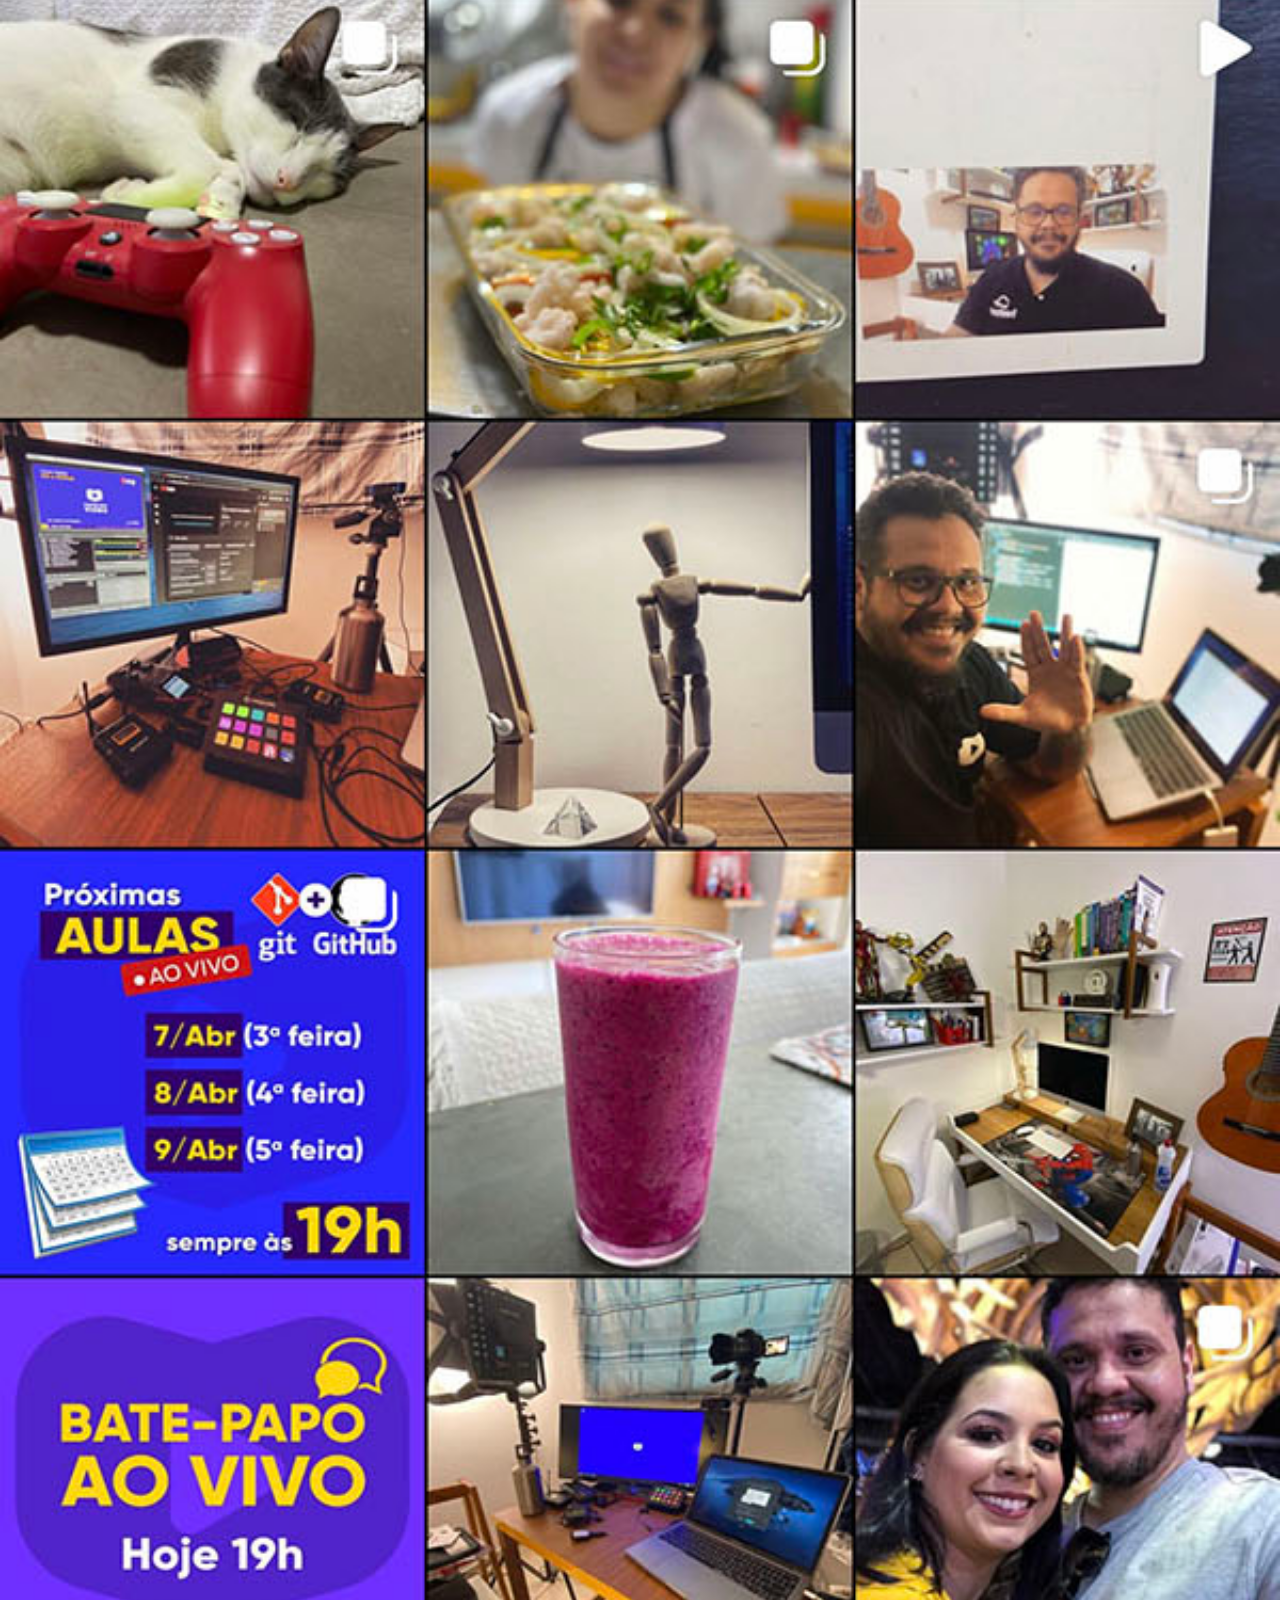
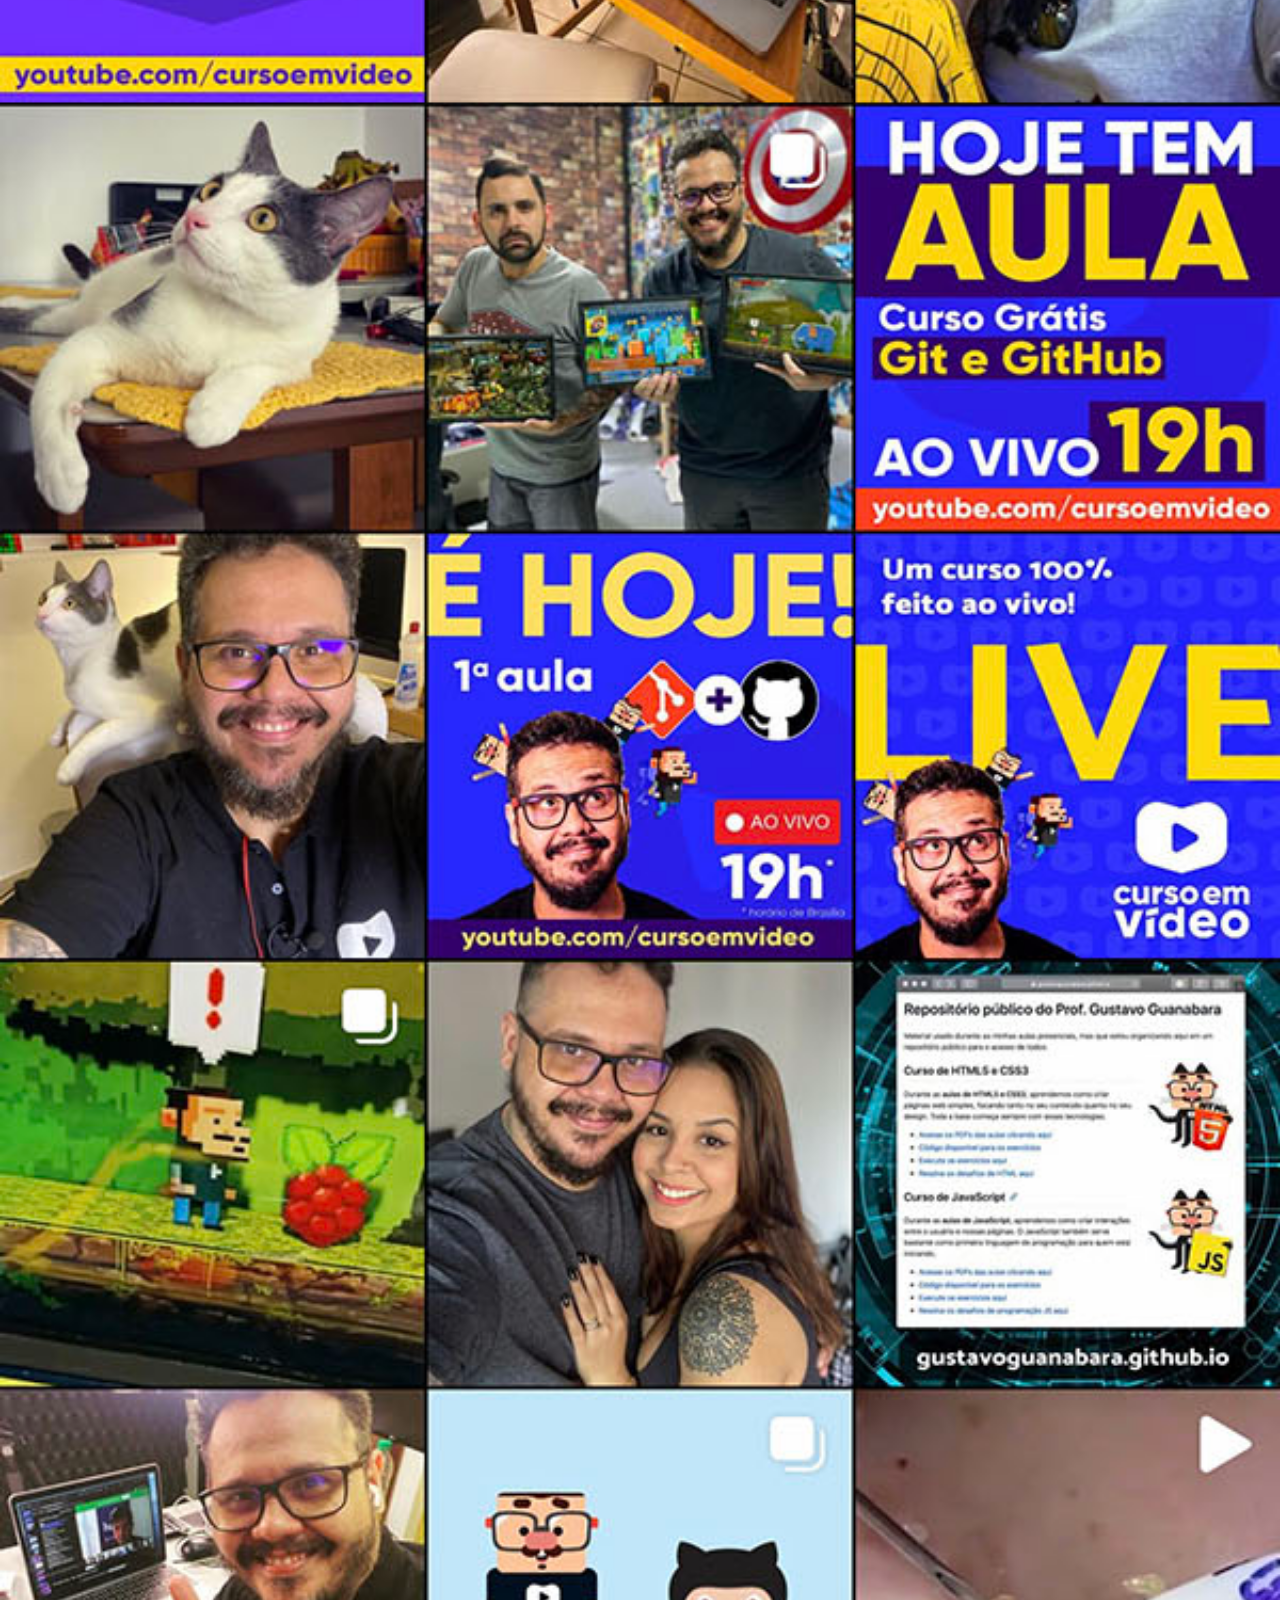
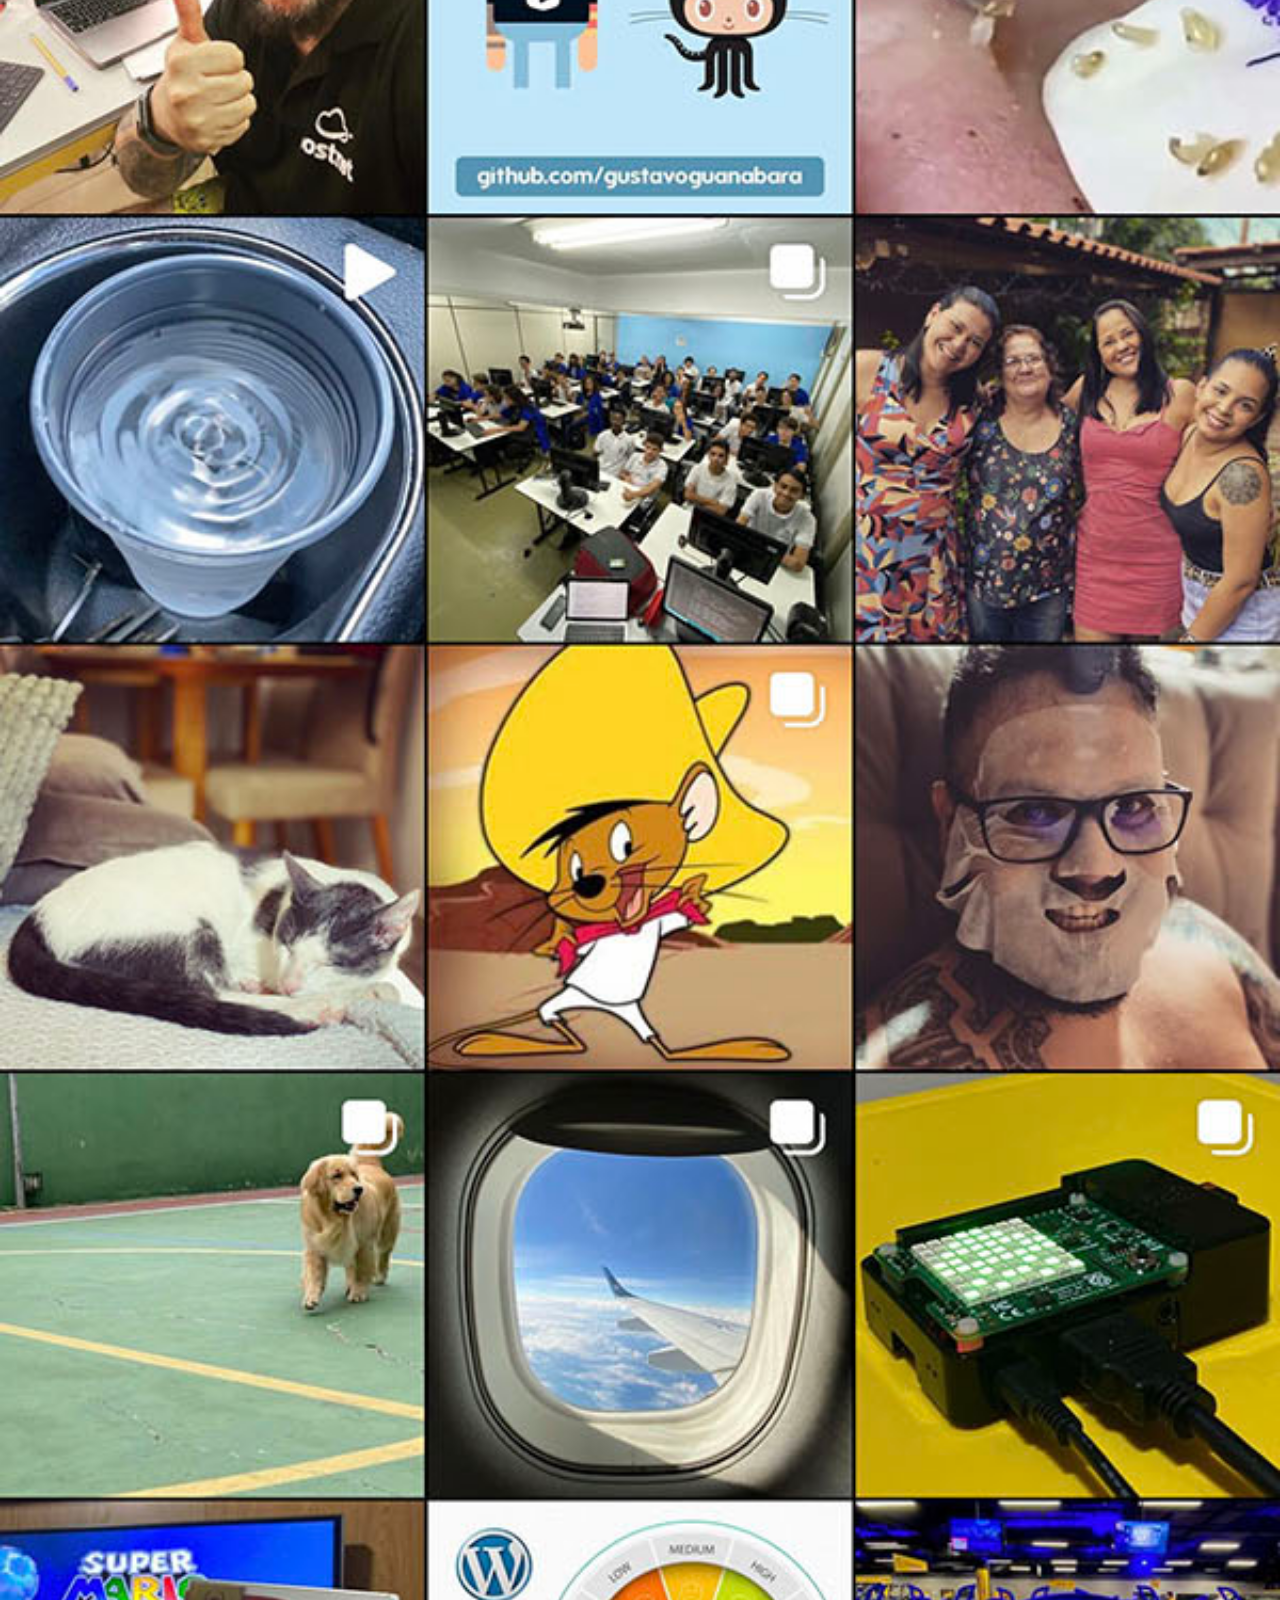
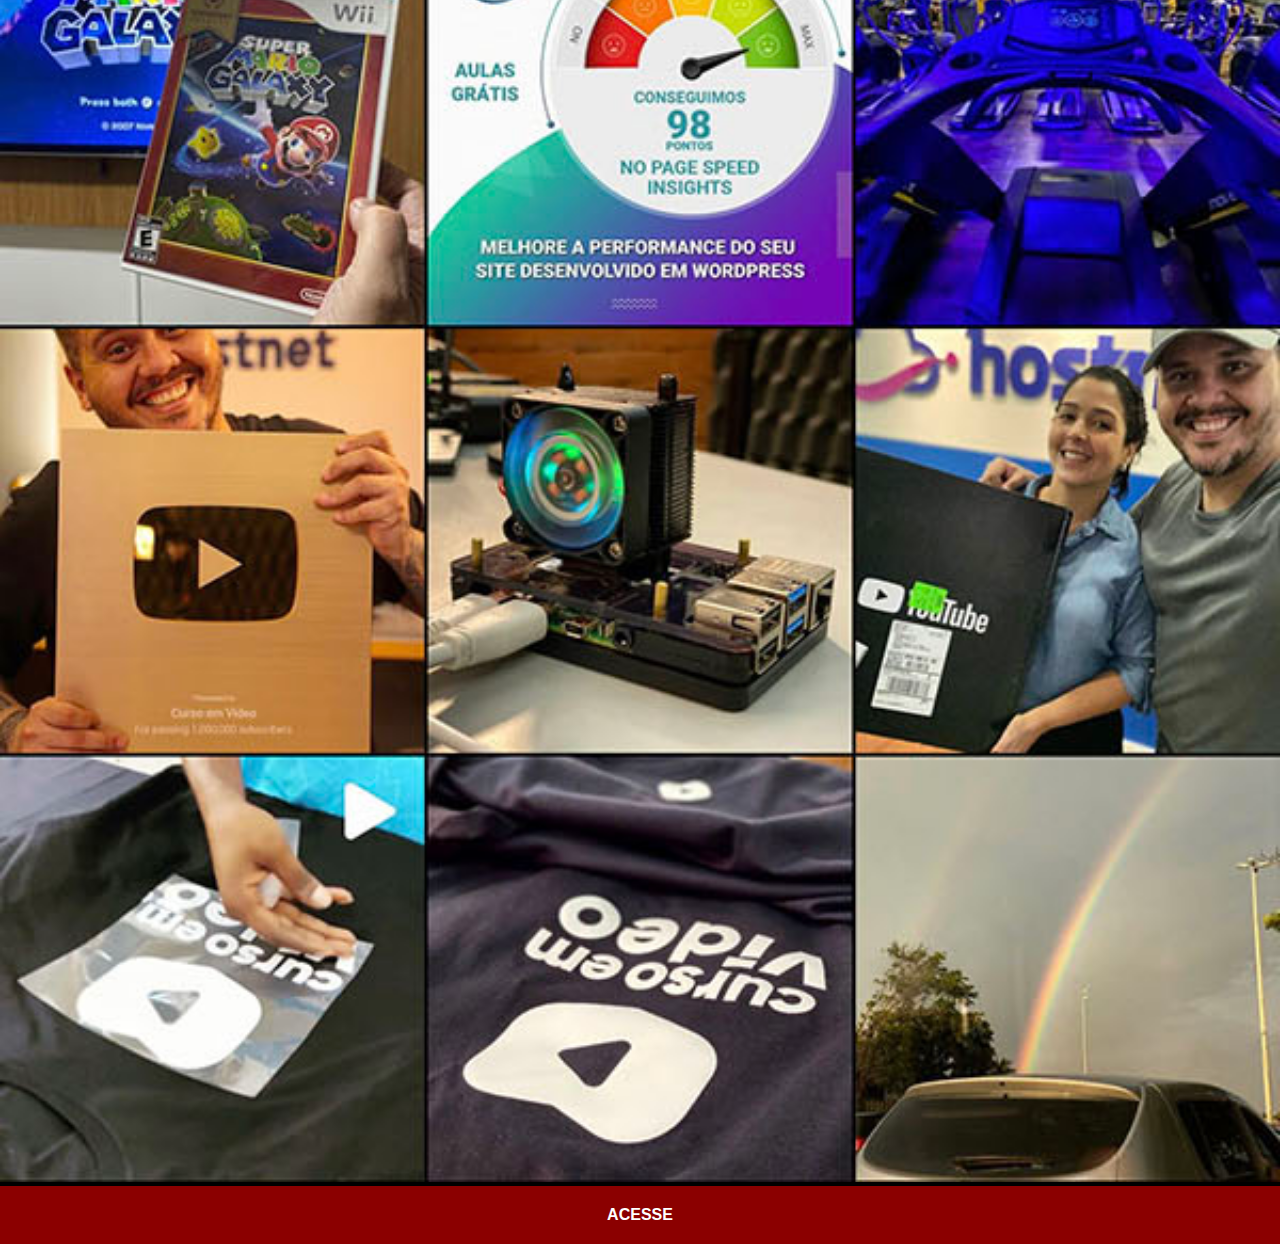
<file: instagram.html>
<!DOCTYPE html>
<html lang="pt-br">
<head>
    <meta charset="UTF-8">
    <meta http-equiv="X-UA-Compatible" content="IE=edge">
    <meta name="viewport" content="width=device-width, initial-scale=1.0">
    <title>Youtube</title>
    <link rel="stylesheet" href="estilos/social.css">
</head>
<body>
    <img src="imagens/tela-instagram.jpg" alt="Instagram">
    <a href="https://www.instagram.com/gustavoguanabara" target="_blank">ACESSE</a>
</body>
</html>
</file>
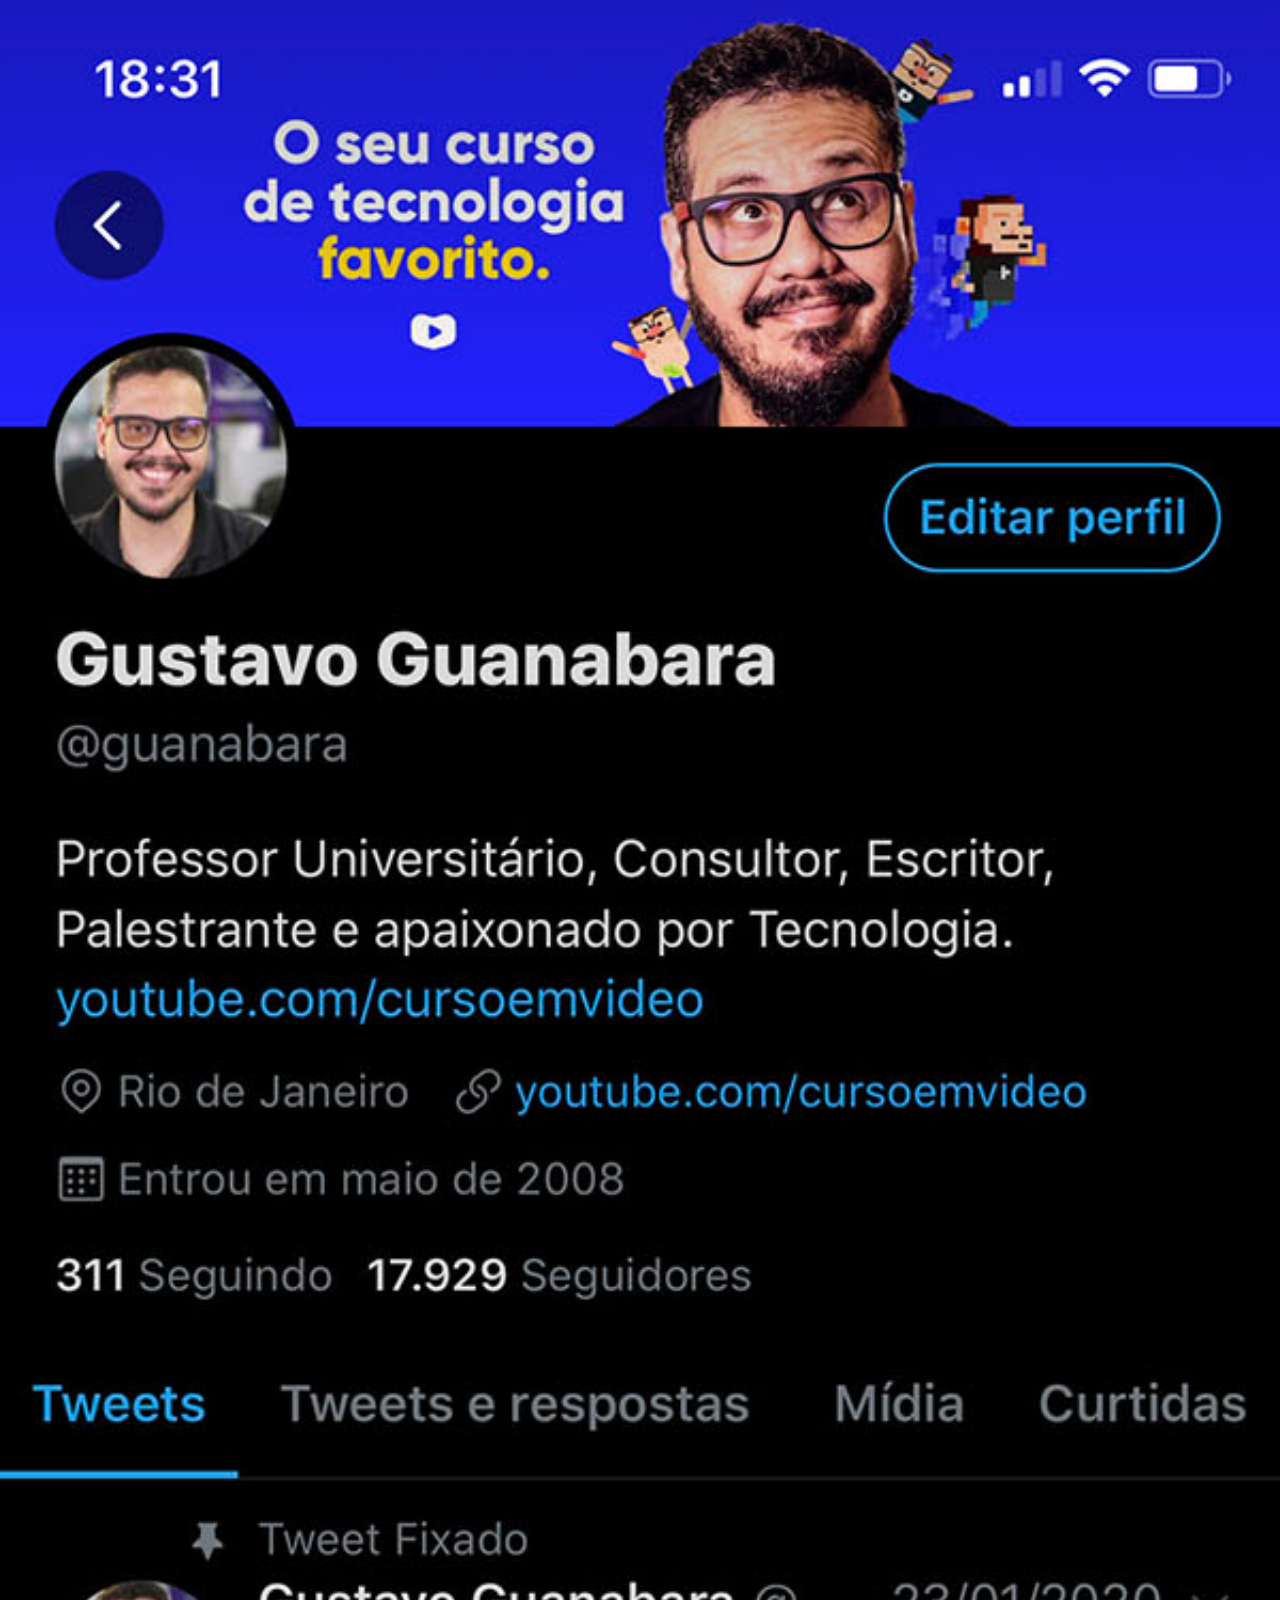
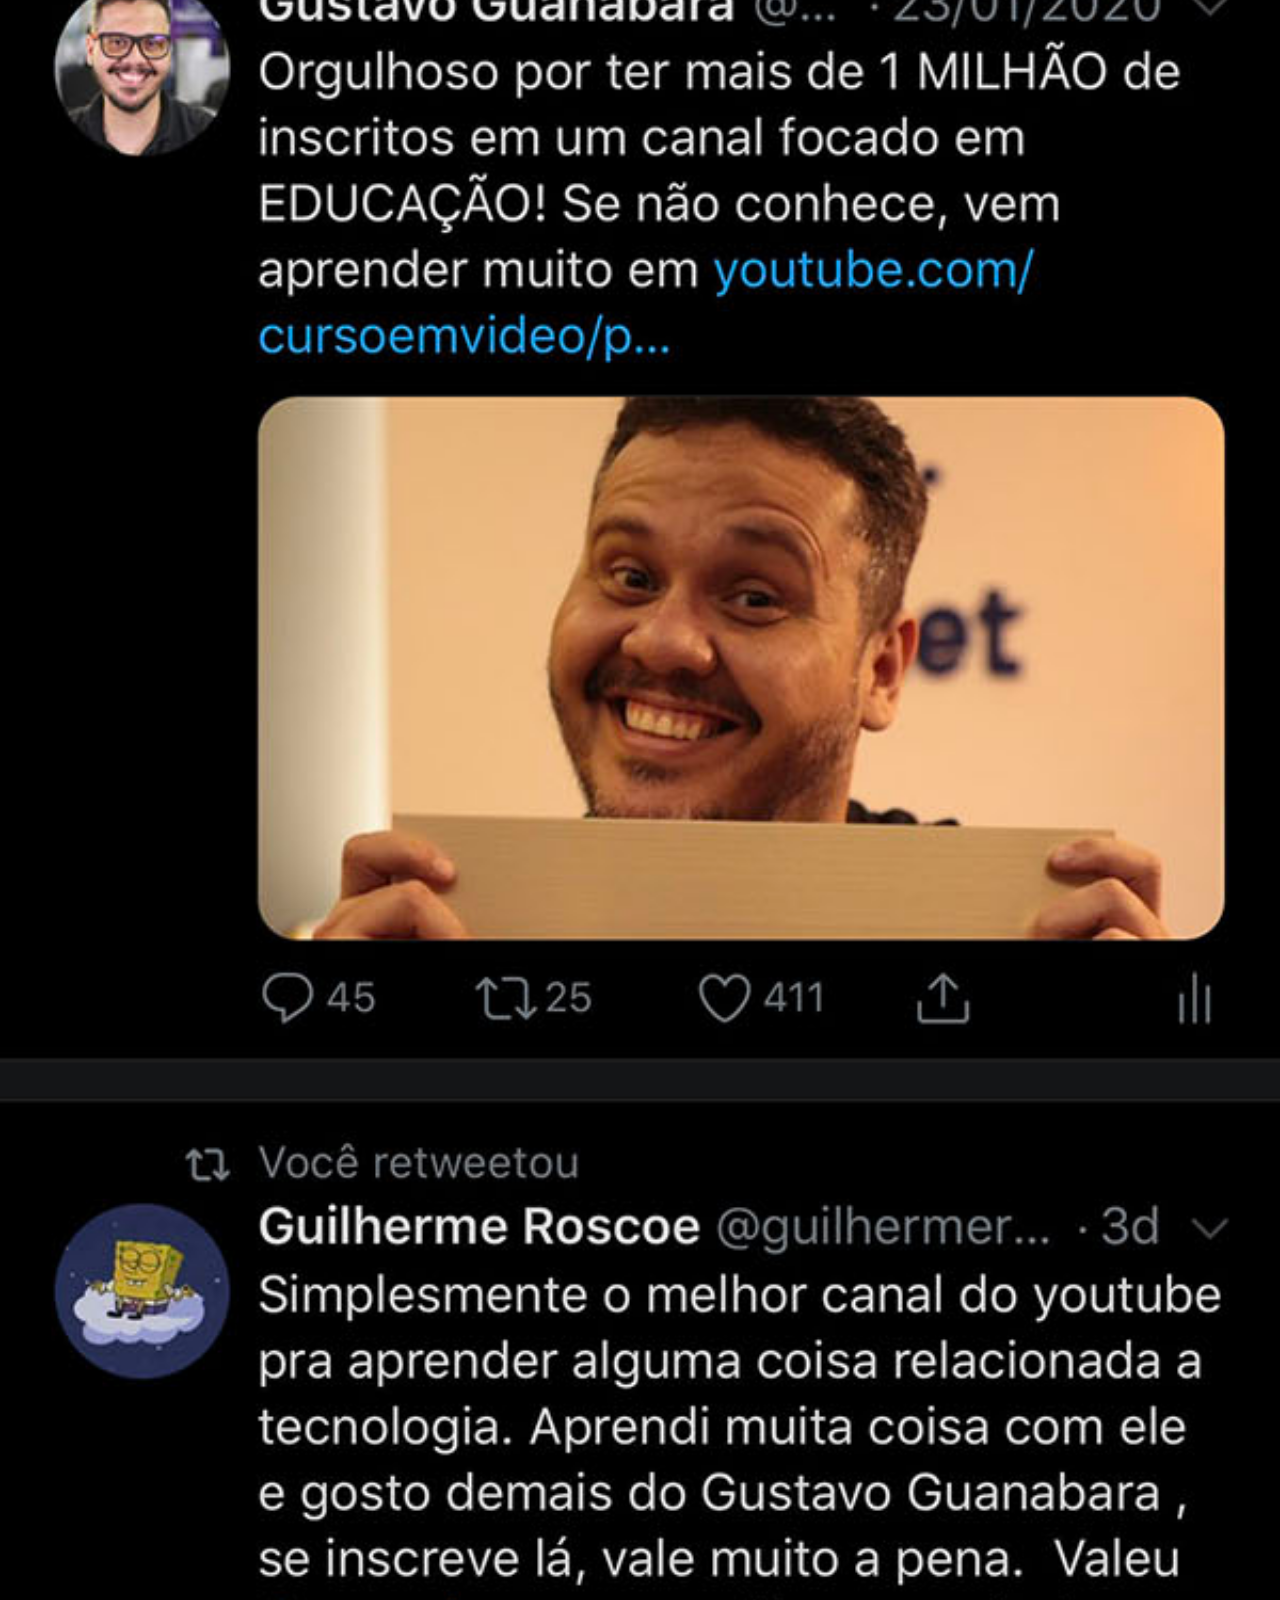
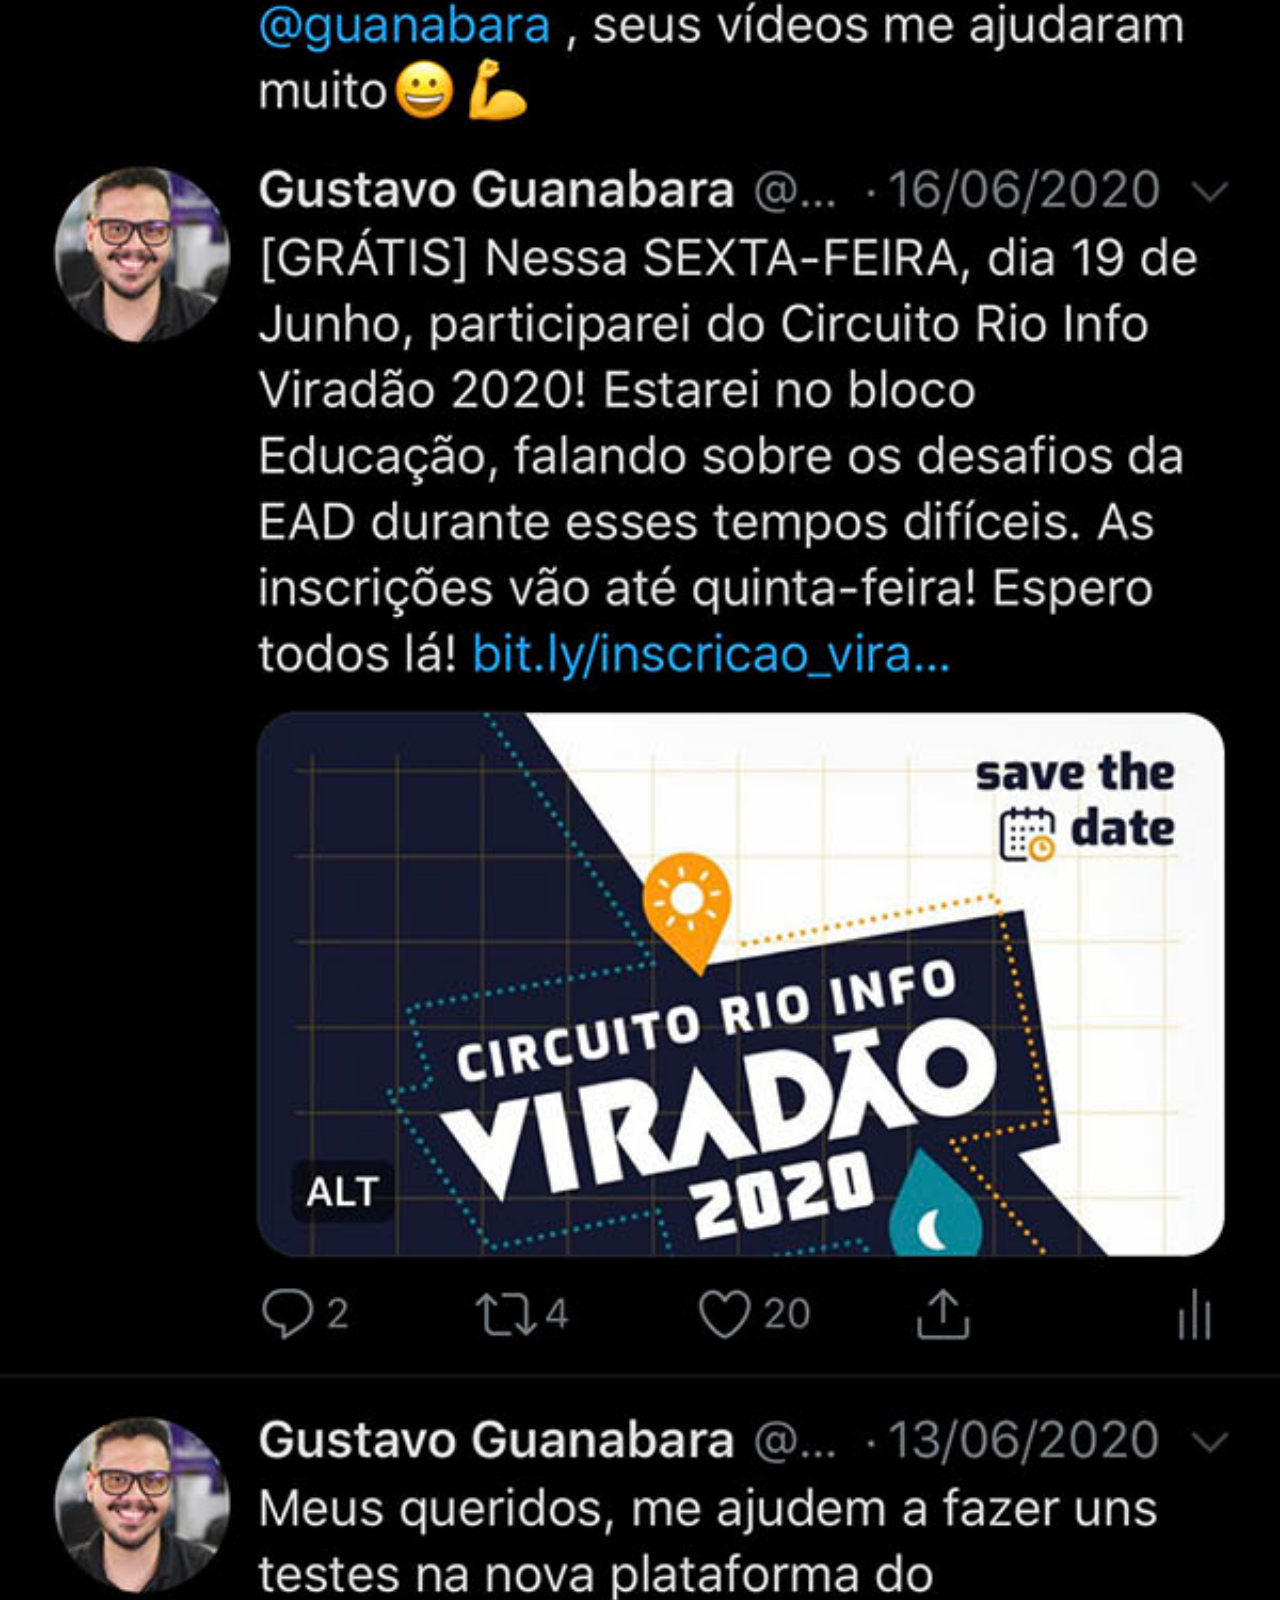
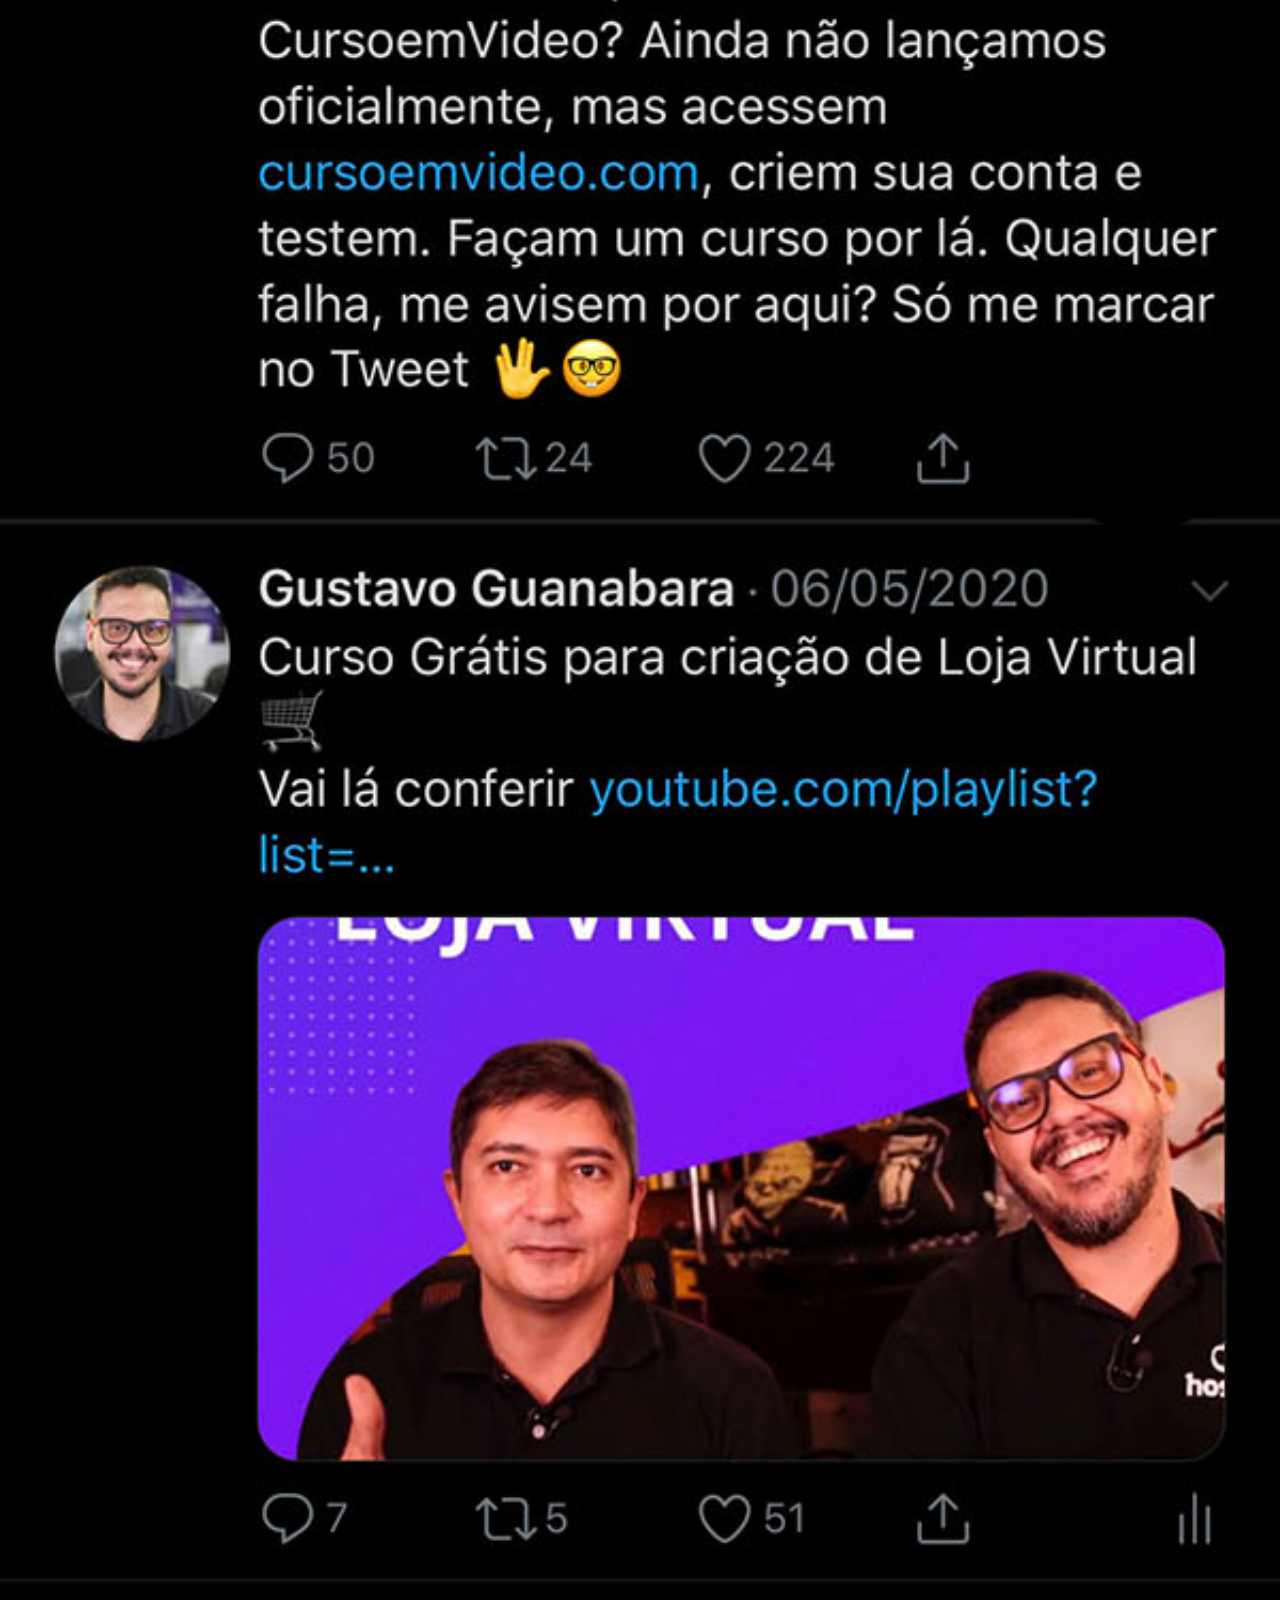
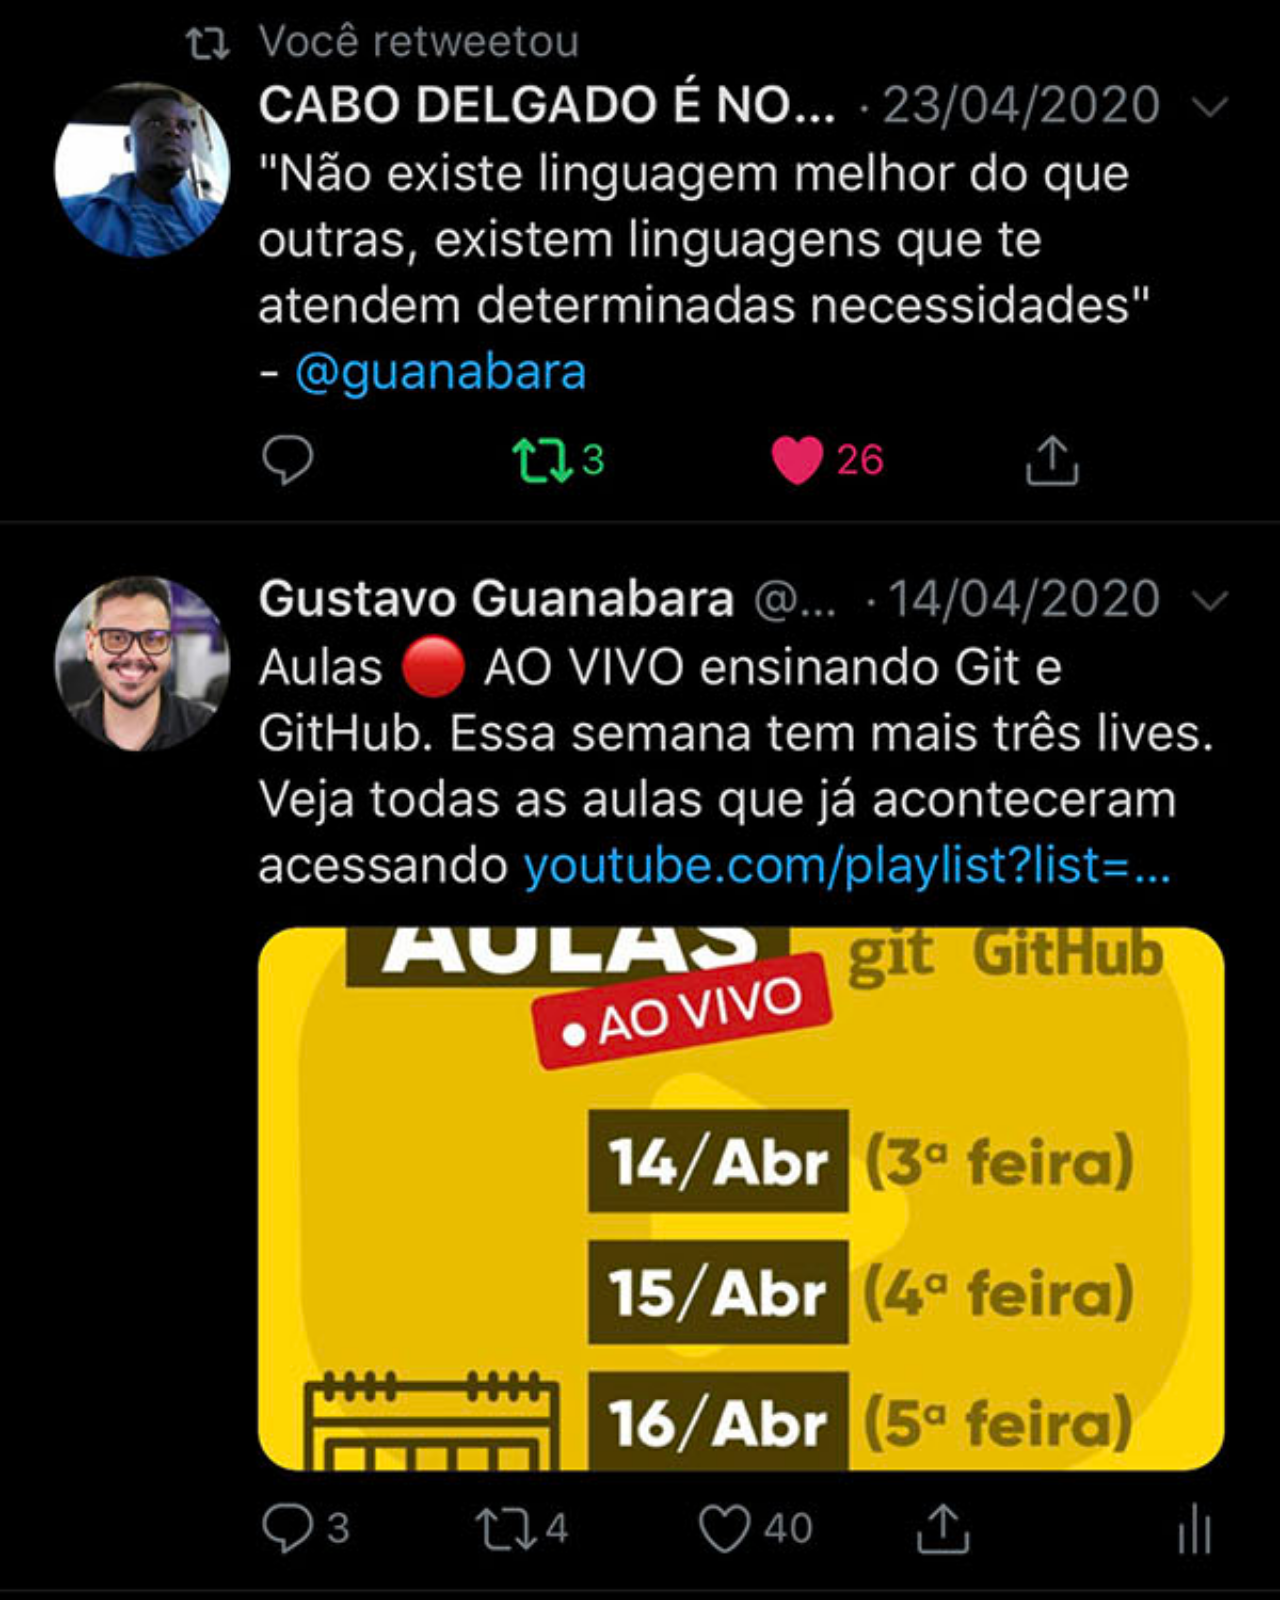
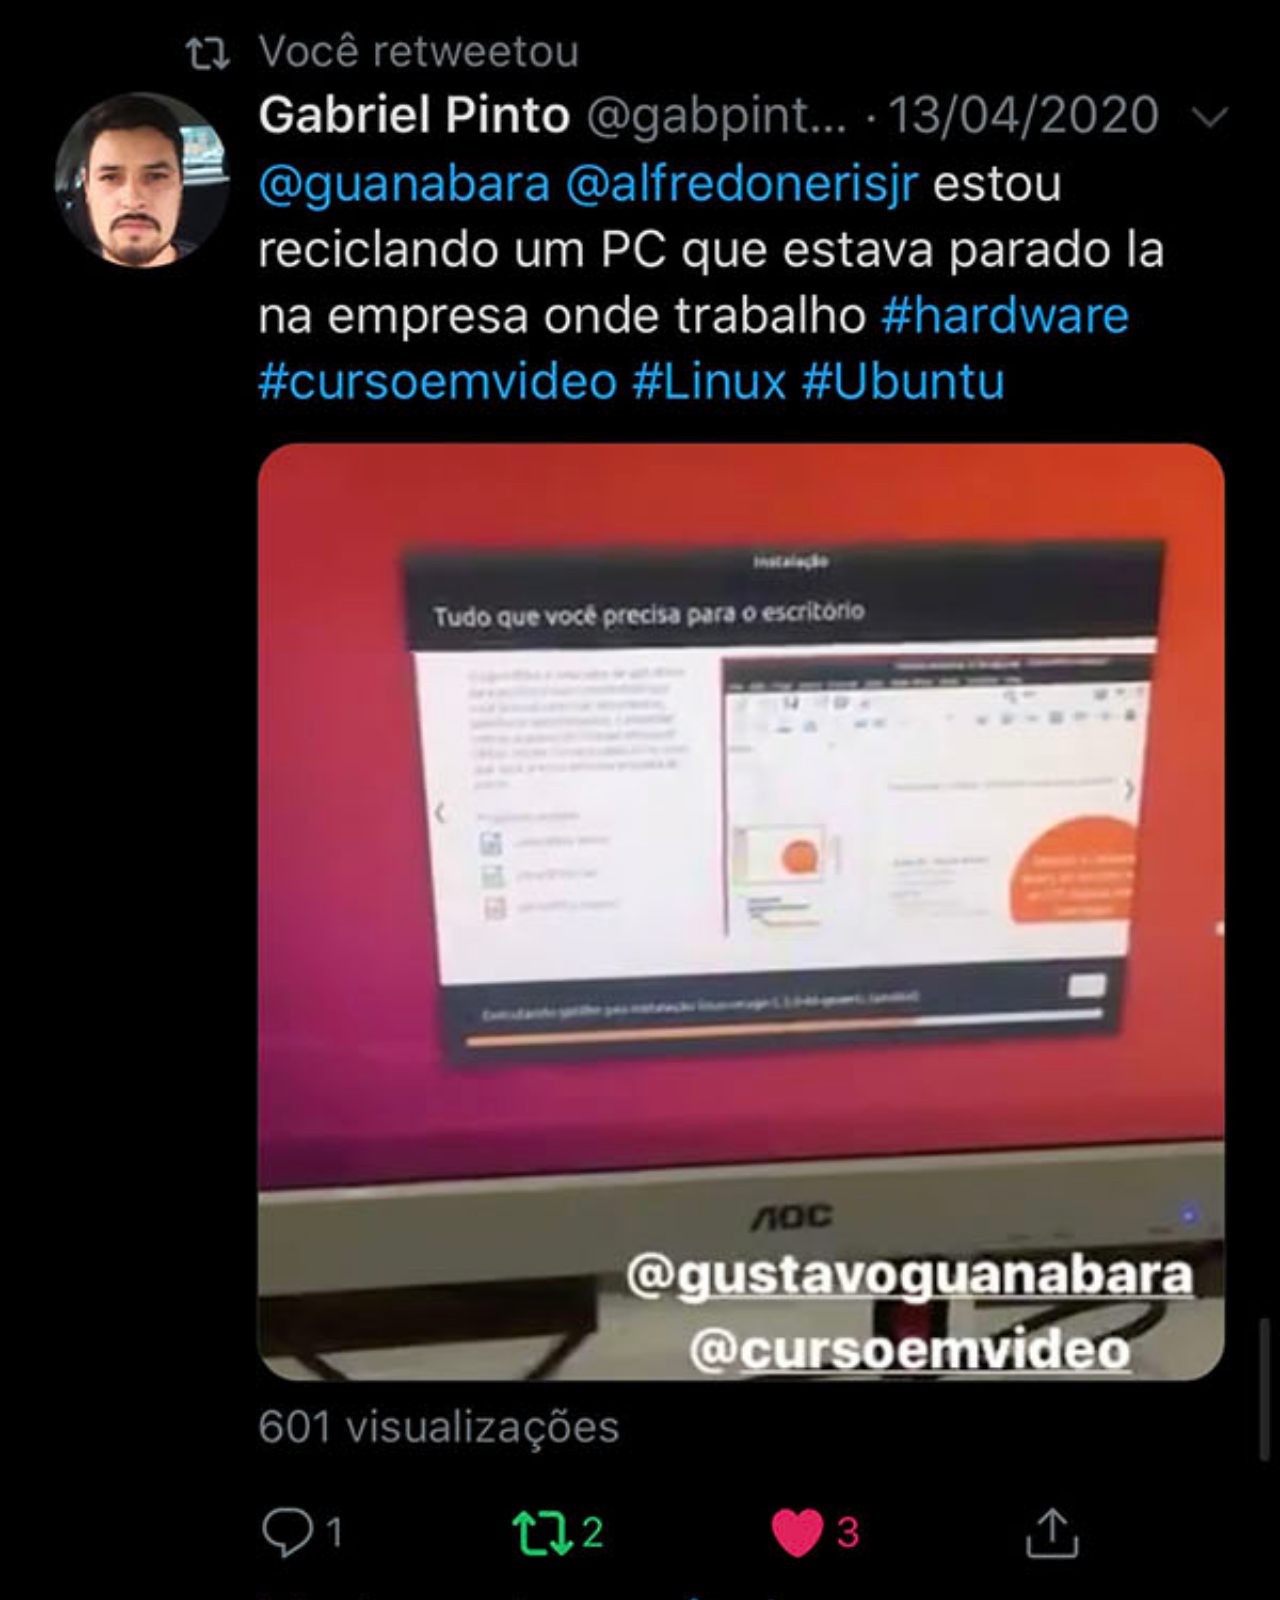
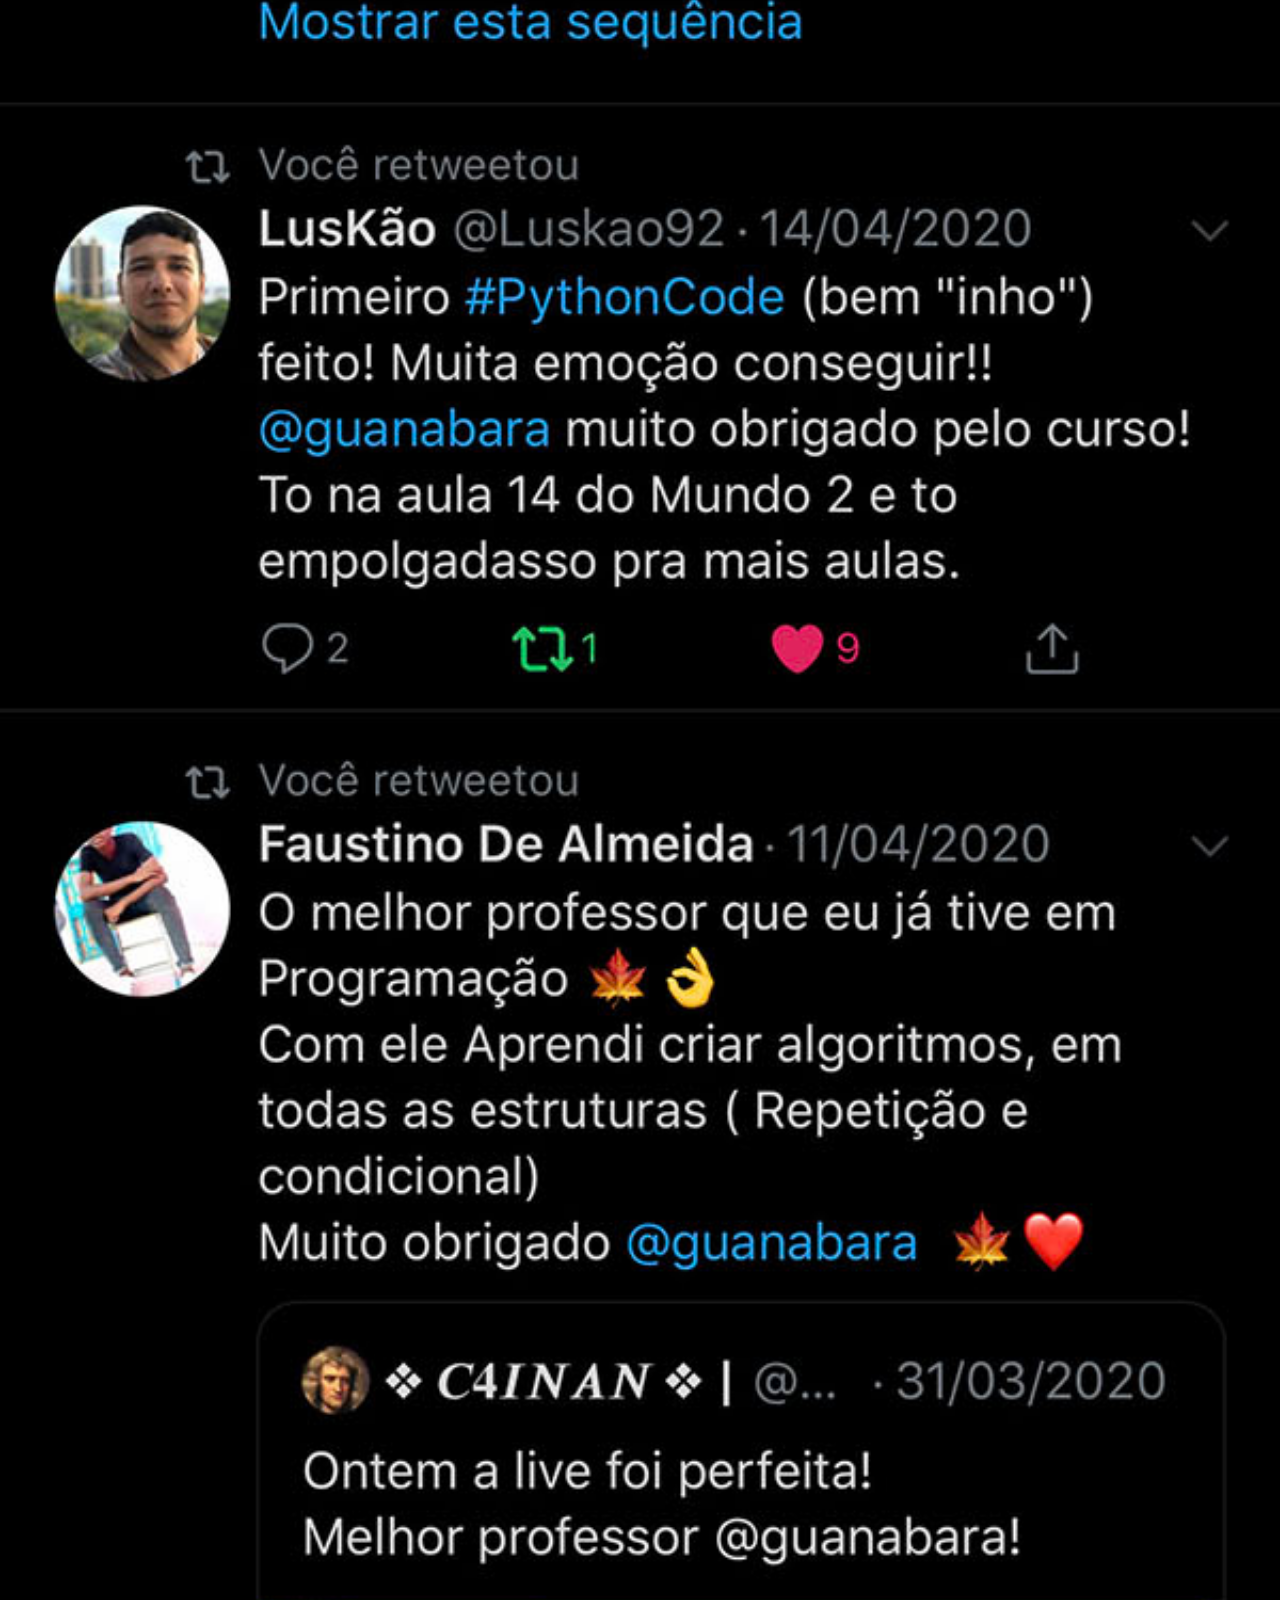
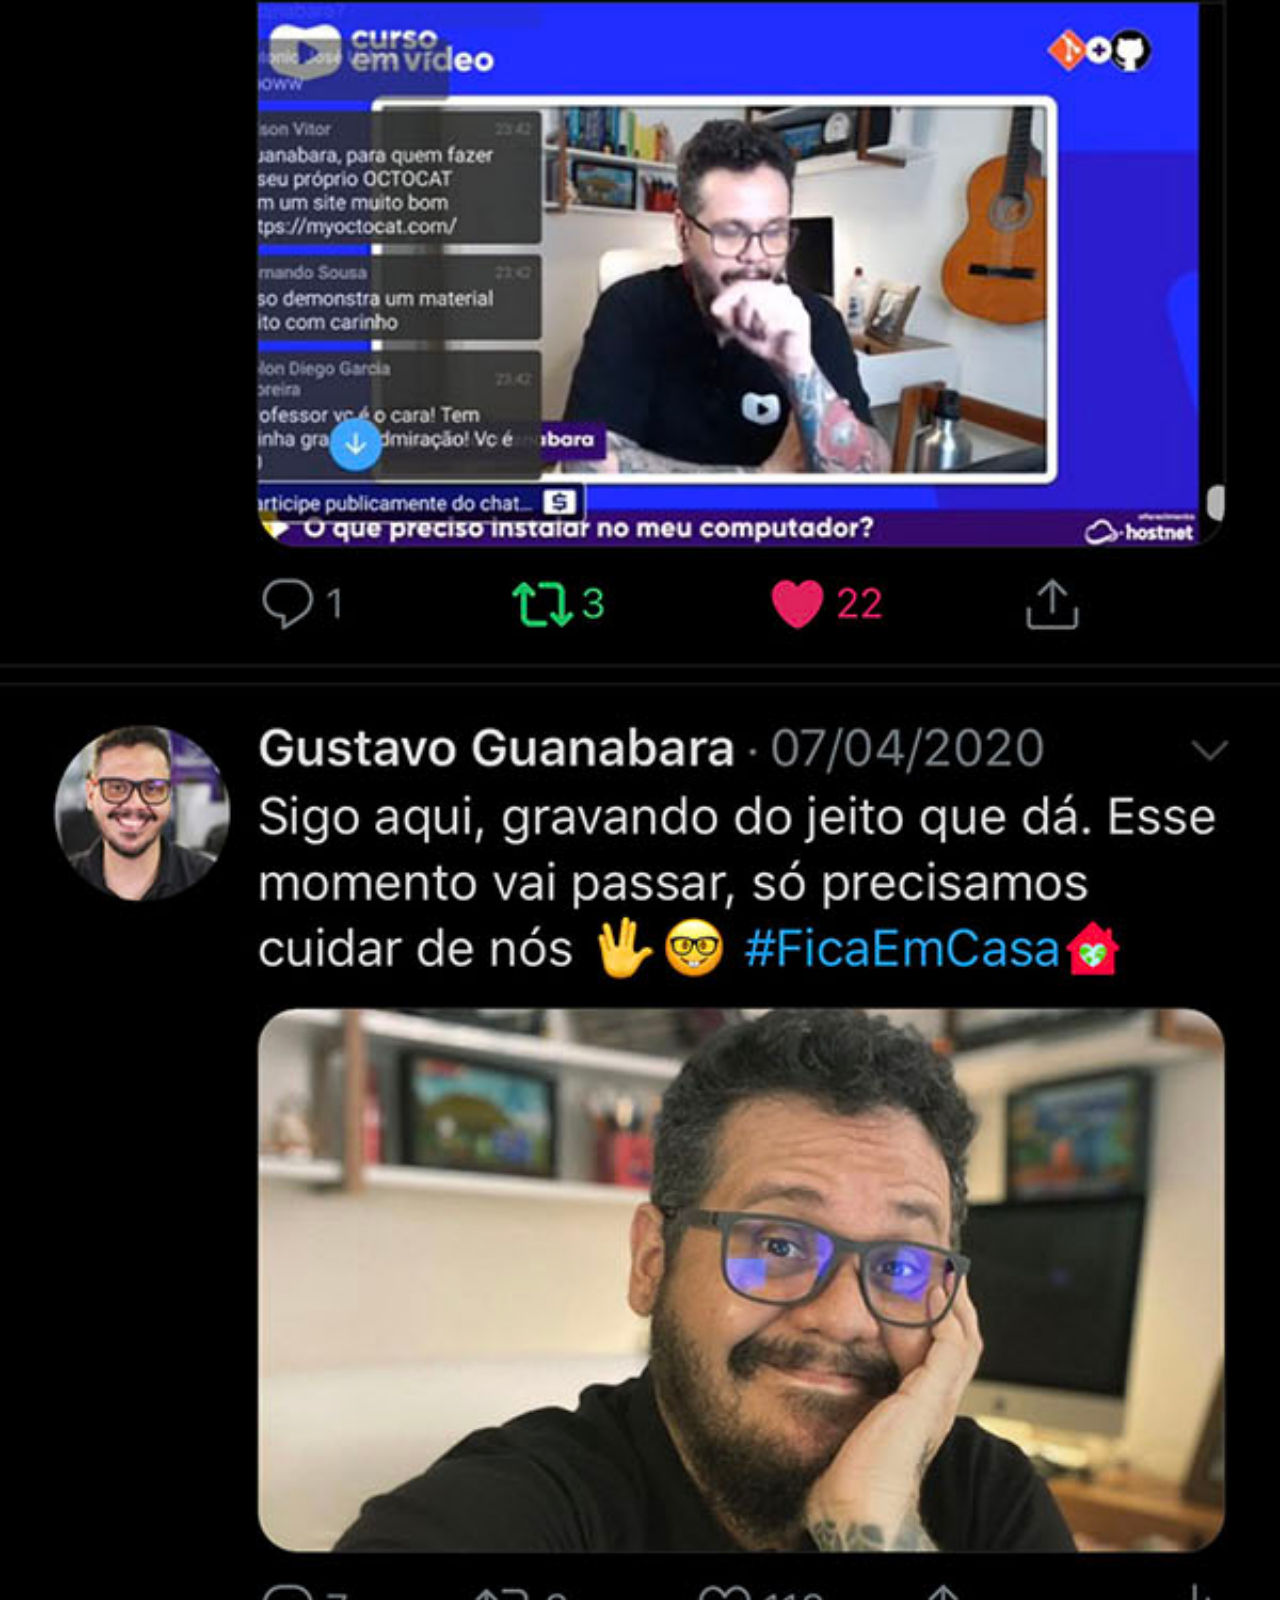
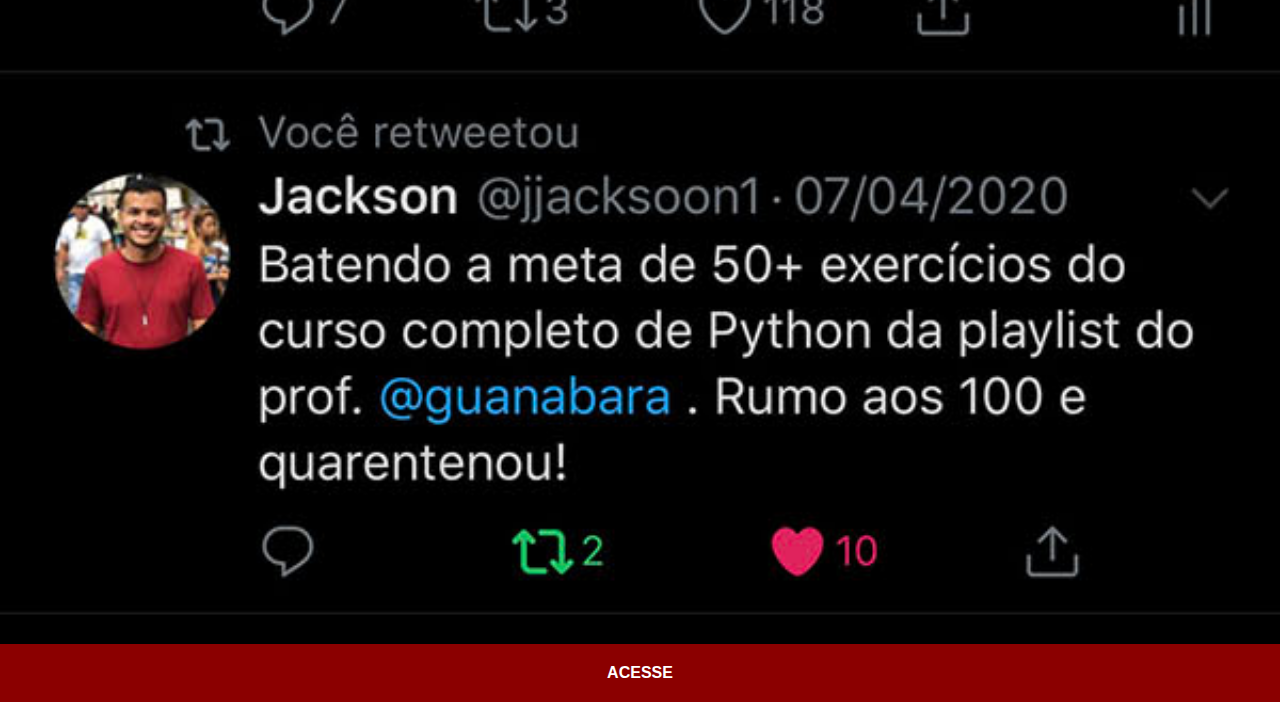
<file: twitter.html>
<!DOCTYPE html>
<html lang="pt-br">
<head>
    <meta charset="UTF-8">
    <meta http-equiv="X-UA-Compatible" content="IE=edge">
    <meta name="viewport" content="width=device-width, initial-scale=1.0">
    <title>Youtube</title>
    <link rel="stylesheet" href="estilos/social.css">
</head>
<body>
    <img src="imagens/tela-twitter.jpg" alt="Twitter">
    <a href="https://www.twitter.com/guanabara" target="_blank">ACESSE</a>
</body>
</html>
</file>
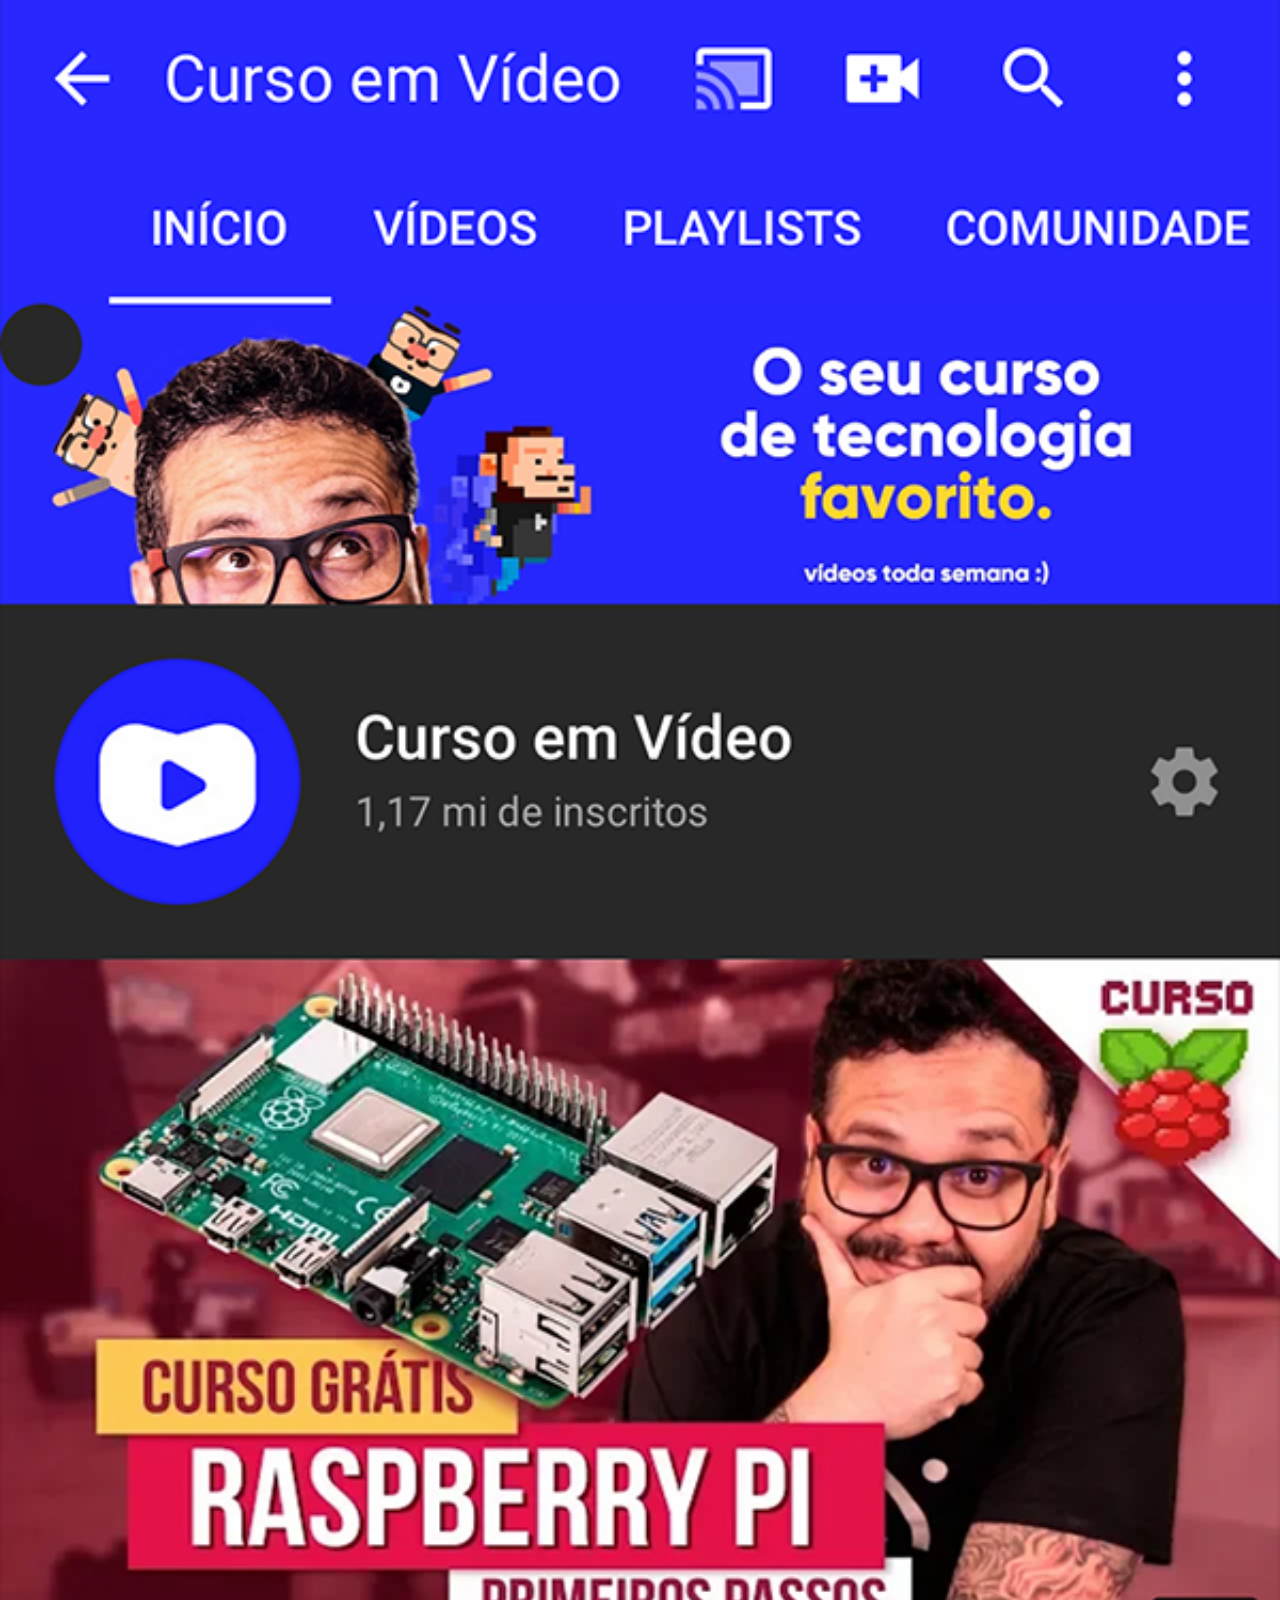
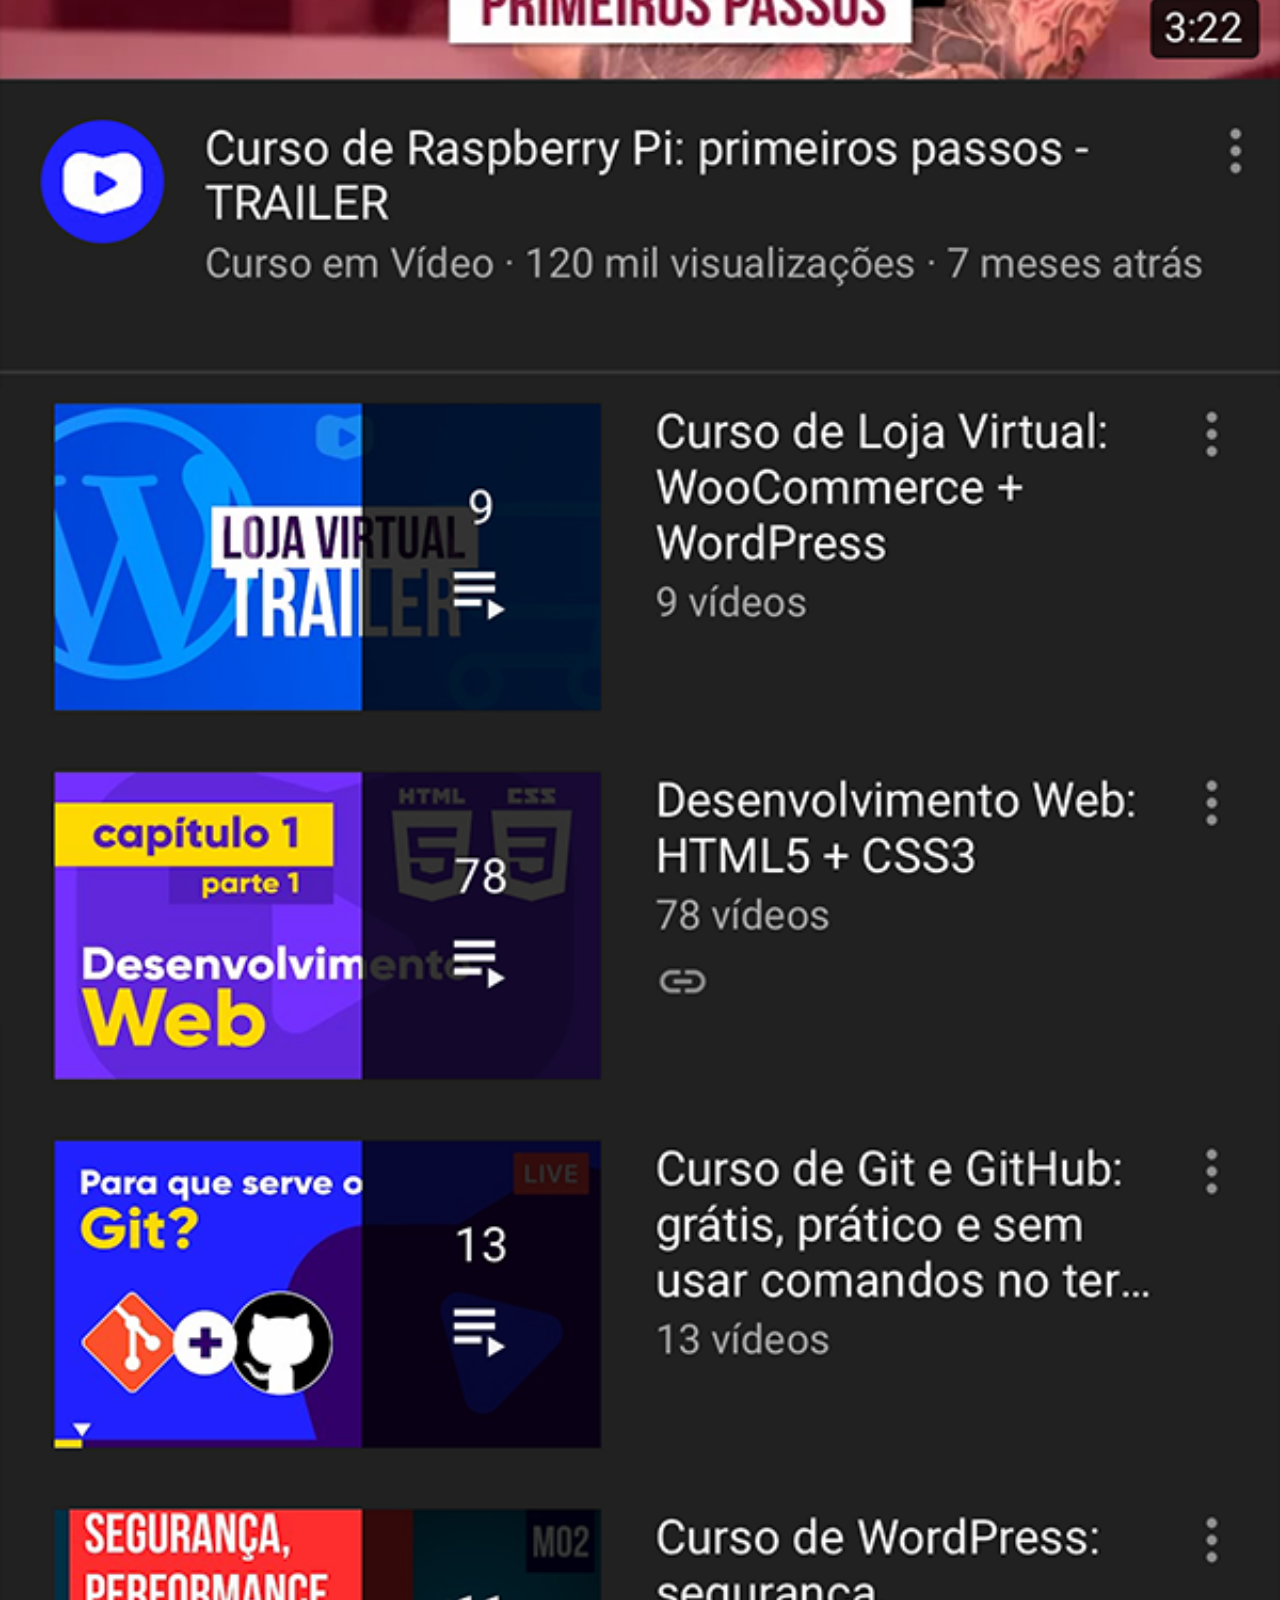
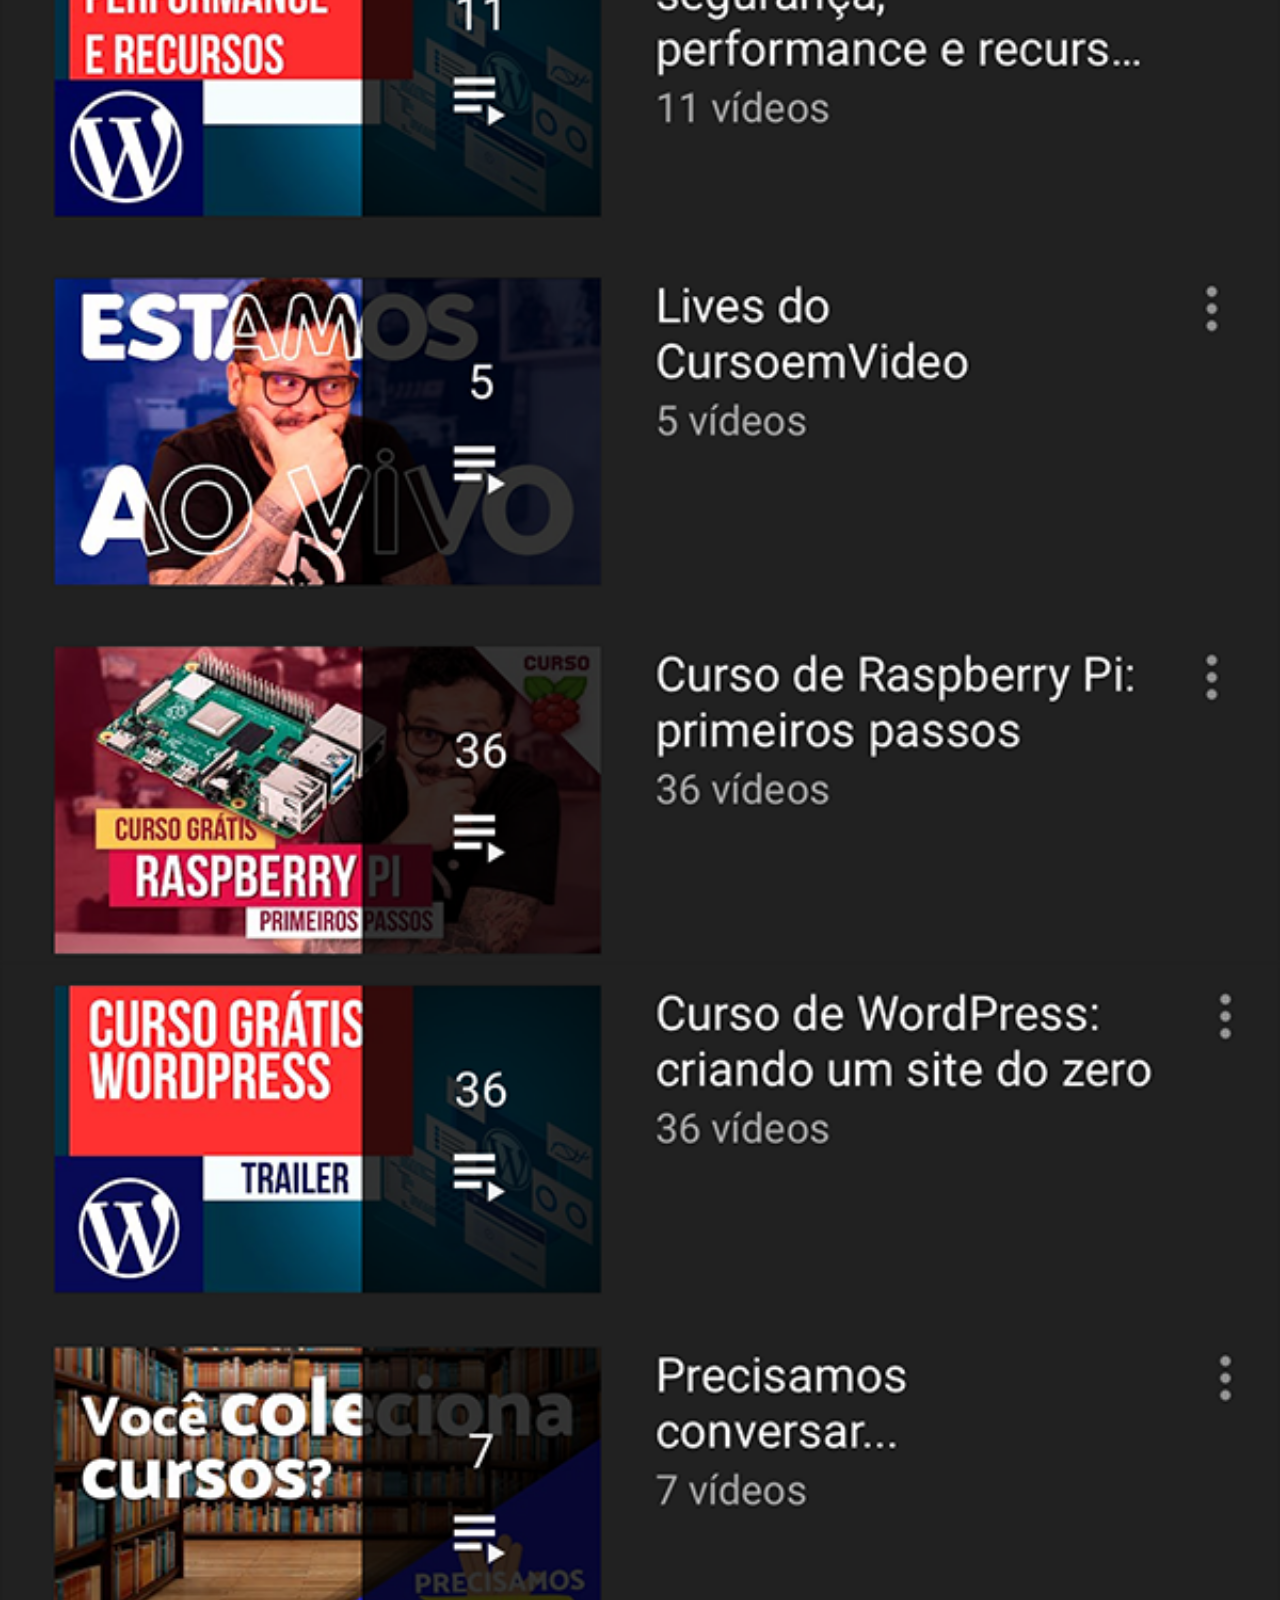
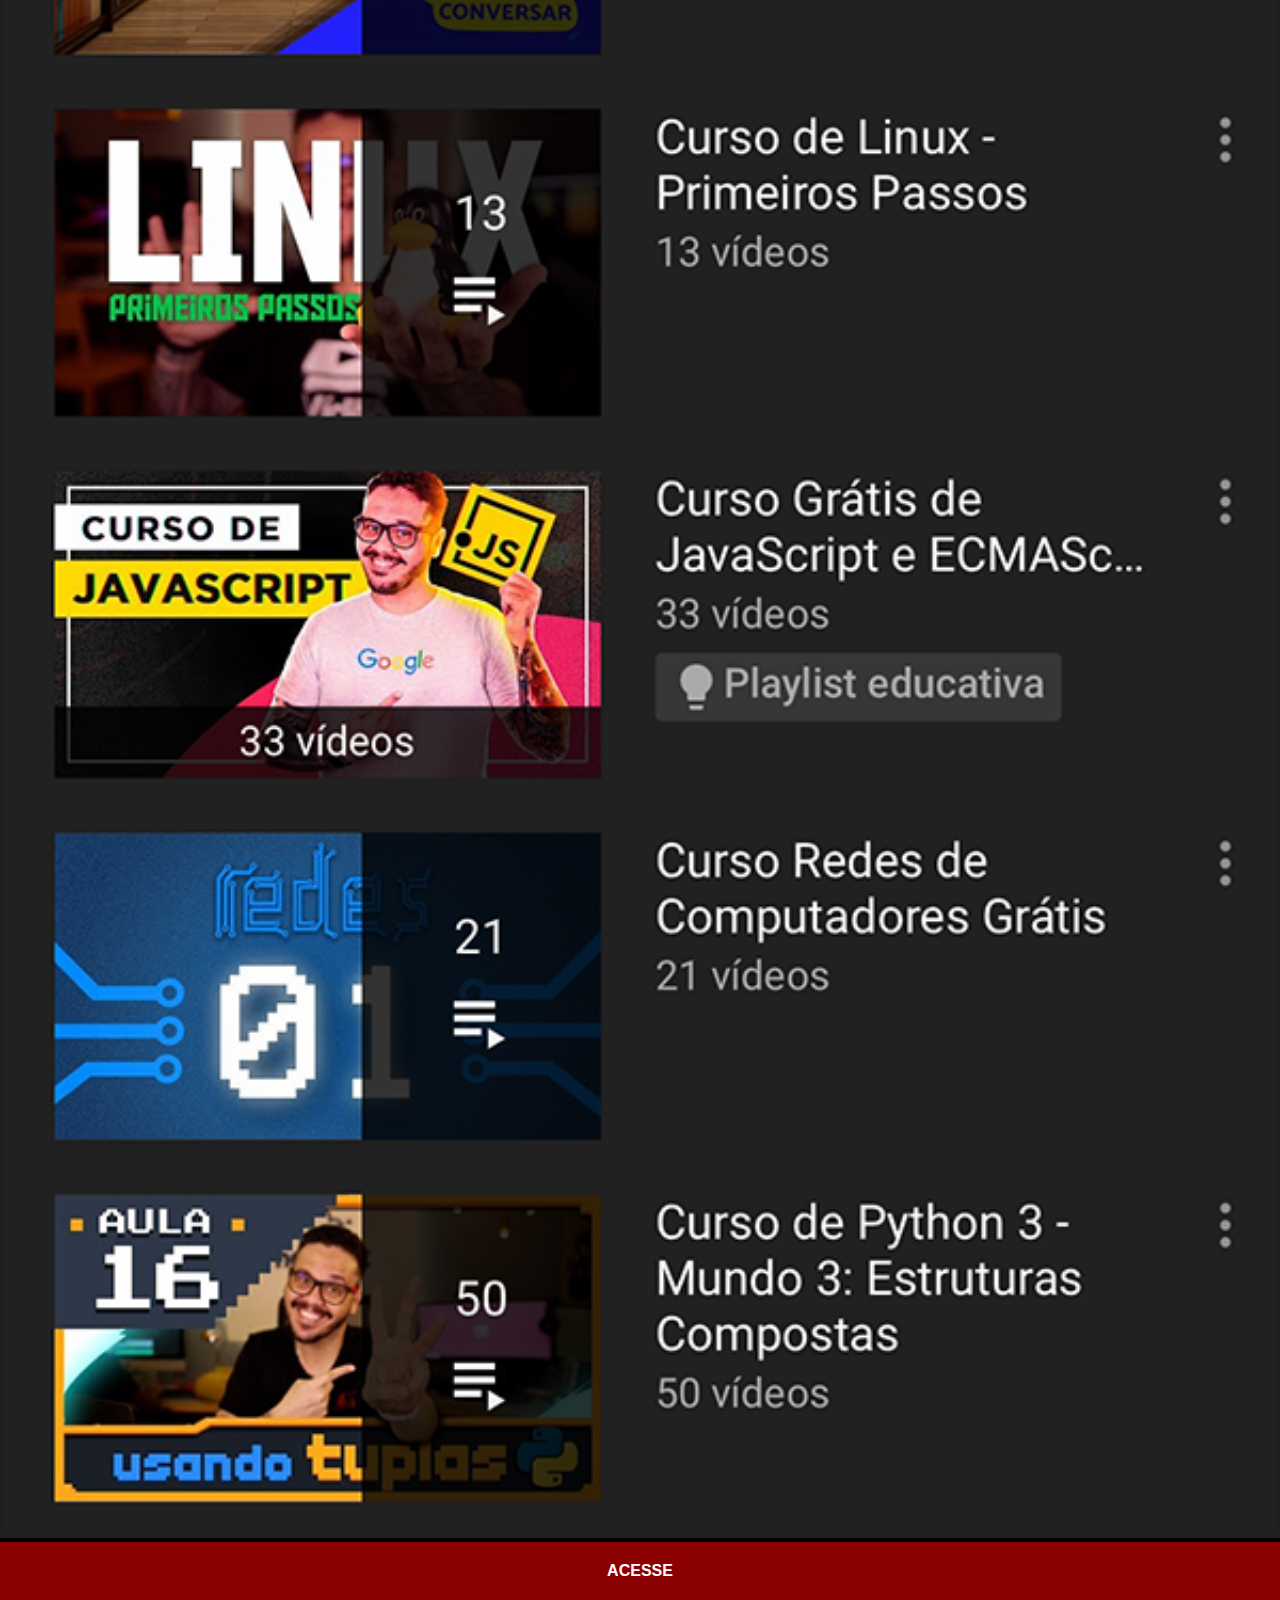
<file: youtube.html>
<!DOCTYPE html>
<html lang="pt-br">
<head>
    <meta charset="UTF-8">
    <meta http-equiv="X-UA-Compatible" content="IE=edge">
    <meta name="viewport" content="width=device-width, initial-scale=1.0">
    <title>Youtube</title>
    <link rel="stylesheet" href="estilos/social.css">
</head>
<body>
    <img src="imagens/tela-youtube.png" alt="Youtube">
    <a href="https://www.youtube.com/user/cursoemvideo/playlists" target="_blank">ACESSE</a>
</body>
</html>
</file>
<file: estilos/style.css>
@charset "UTF-8";

* {
    margin: 0px;
    padding: 0px;
    font-family: Arial, Helvetica, sans-serif;
}
html, body {
    height: 100vh;
    width: 100vw;
    background-color: black;
}

main {
    height: 100vh;
    position: relative;

}
section#telefone {
    position: absolute;
    height: 627px;
    width: 311px;
    margin: auto;
    left: 0;
    right: 0;
    top: 0;
    bottom: 0;
    background: rgba(0, 0, 0, 0.212) url('../imagens/frame-iphone.png') no-repeat;
    background-size: 100%;
    border: none;
    box-shadow: 1px 5px 20px 15px rgba(0, 0, 0, 0.212);
    border-radius: 10%;
}

iframe#tela {
    position: relative;
    top: 80px;
    left: 22px;
    height: 471px;
    width: 267px;
}
section#redes-sociais {
    text-align: right;
}
section#redes-sociais img {
    margin: 15px;
    width: 50px;
    border-radius: 50%;
    box-shadow: 2px 2px 5px rgba(0, 0, 0, 0.315);
    box-sizing: border-box;
}

section#redes-sociais img:hover {
    border: 2px solid rgba(255, 255, 255, 0.616);
    transform: translate(-3px, -3px);
    box-shadow: 5px 5px 10px rgba(0, 0, 0, 0.281);
    transition: 0.5s;
}
</file>
<file: estilos/social.css>
* {
    margin: 0px;
    padding: 0px;
    font-family: Arial, Helvetica, sans-serif;
}
::-webkit-scrollbar {
    width: 0px;
    height: 0px;
}
html {
    background-color: black;
}
img {
    width: 100vw;
}
a {
    display: block;
    background-color: darkred;
    color: white;
    padding: 20px;
    text-align: center;
    font-weight: bolder;
    text-decoration: none;
}
a:hover {
    background-color: red;
}
</file>
